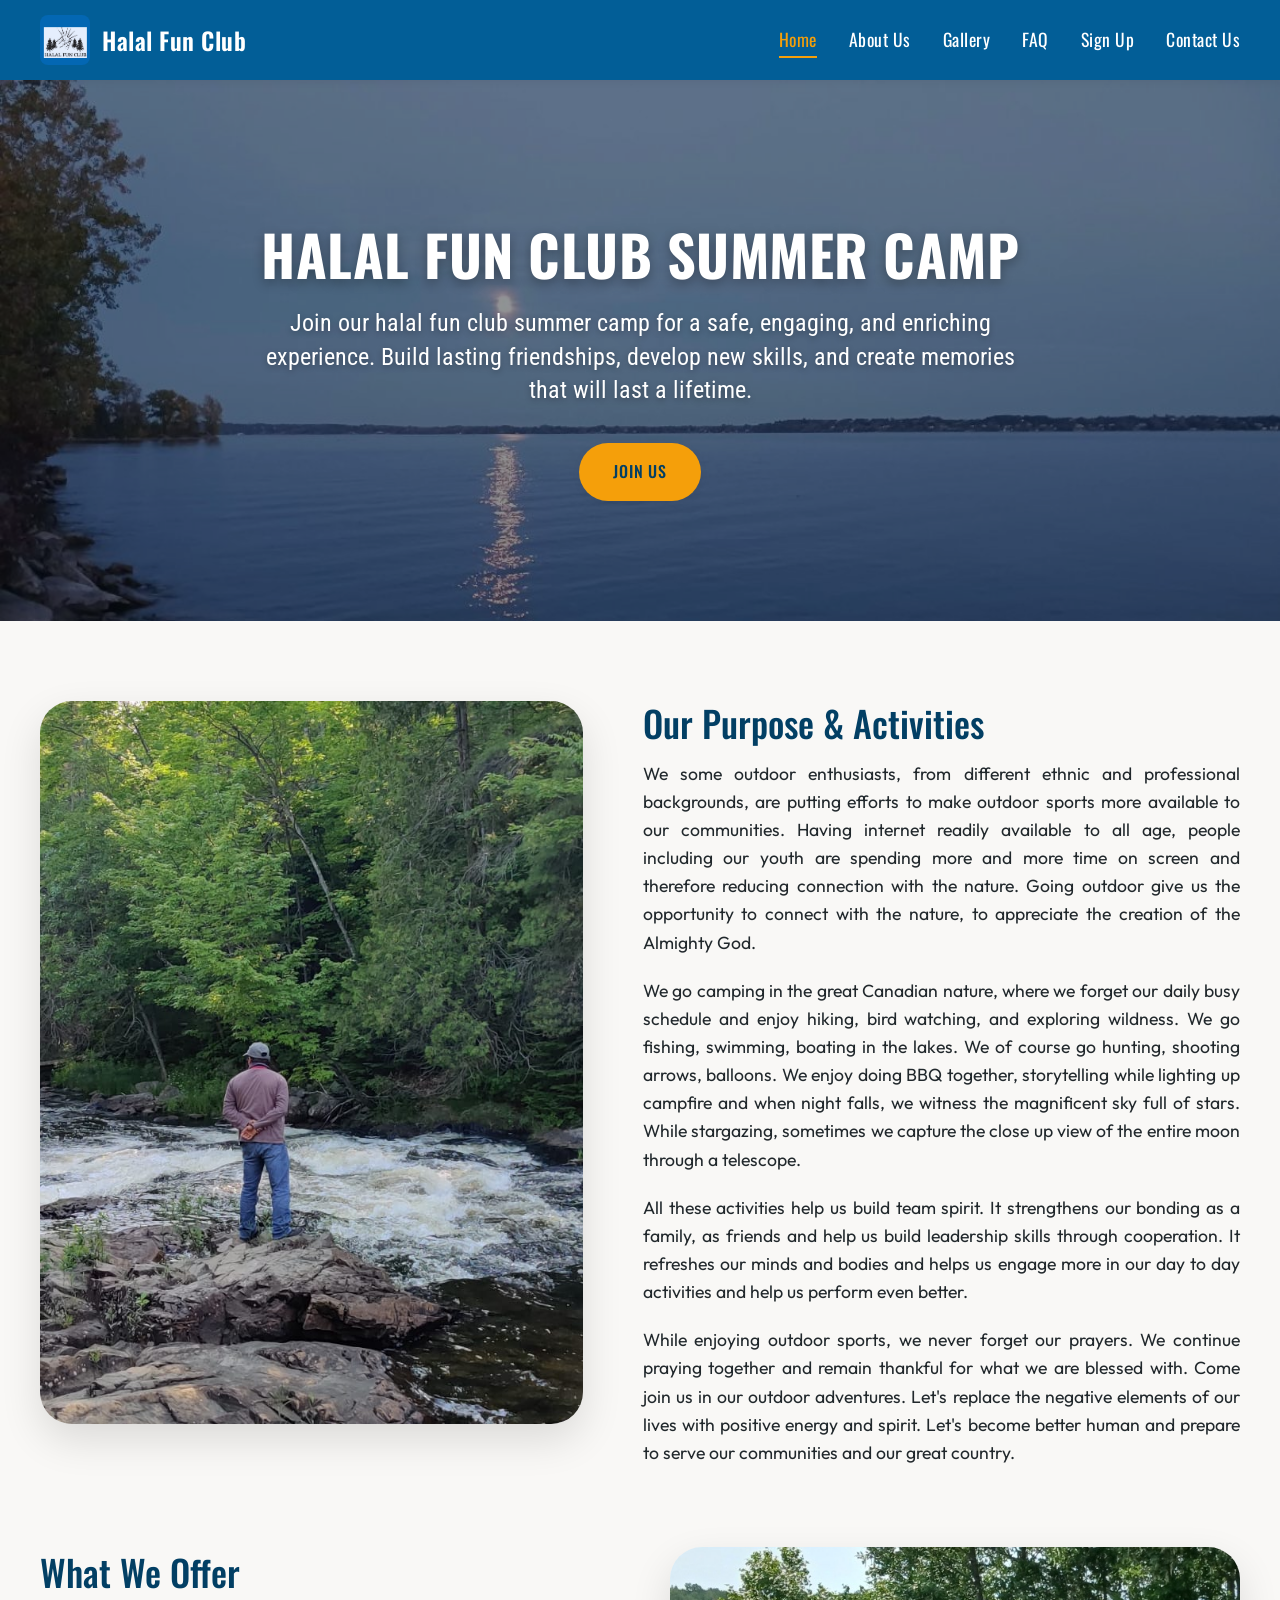
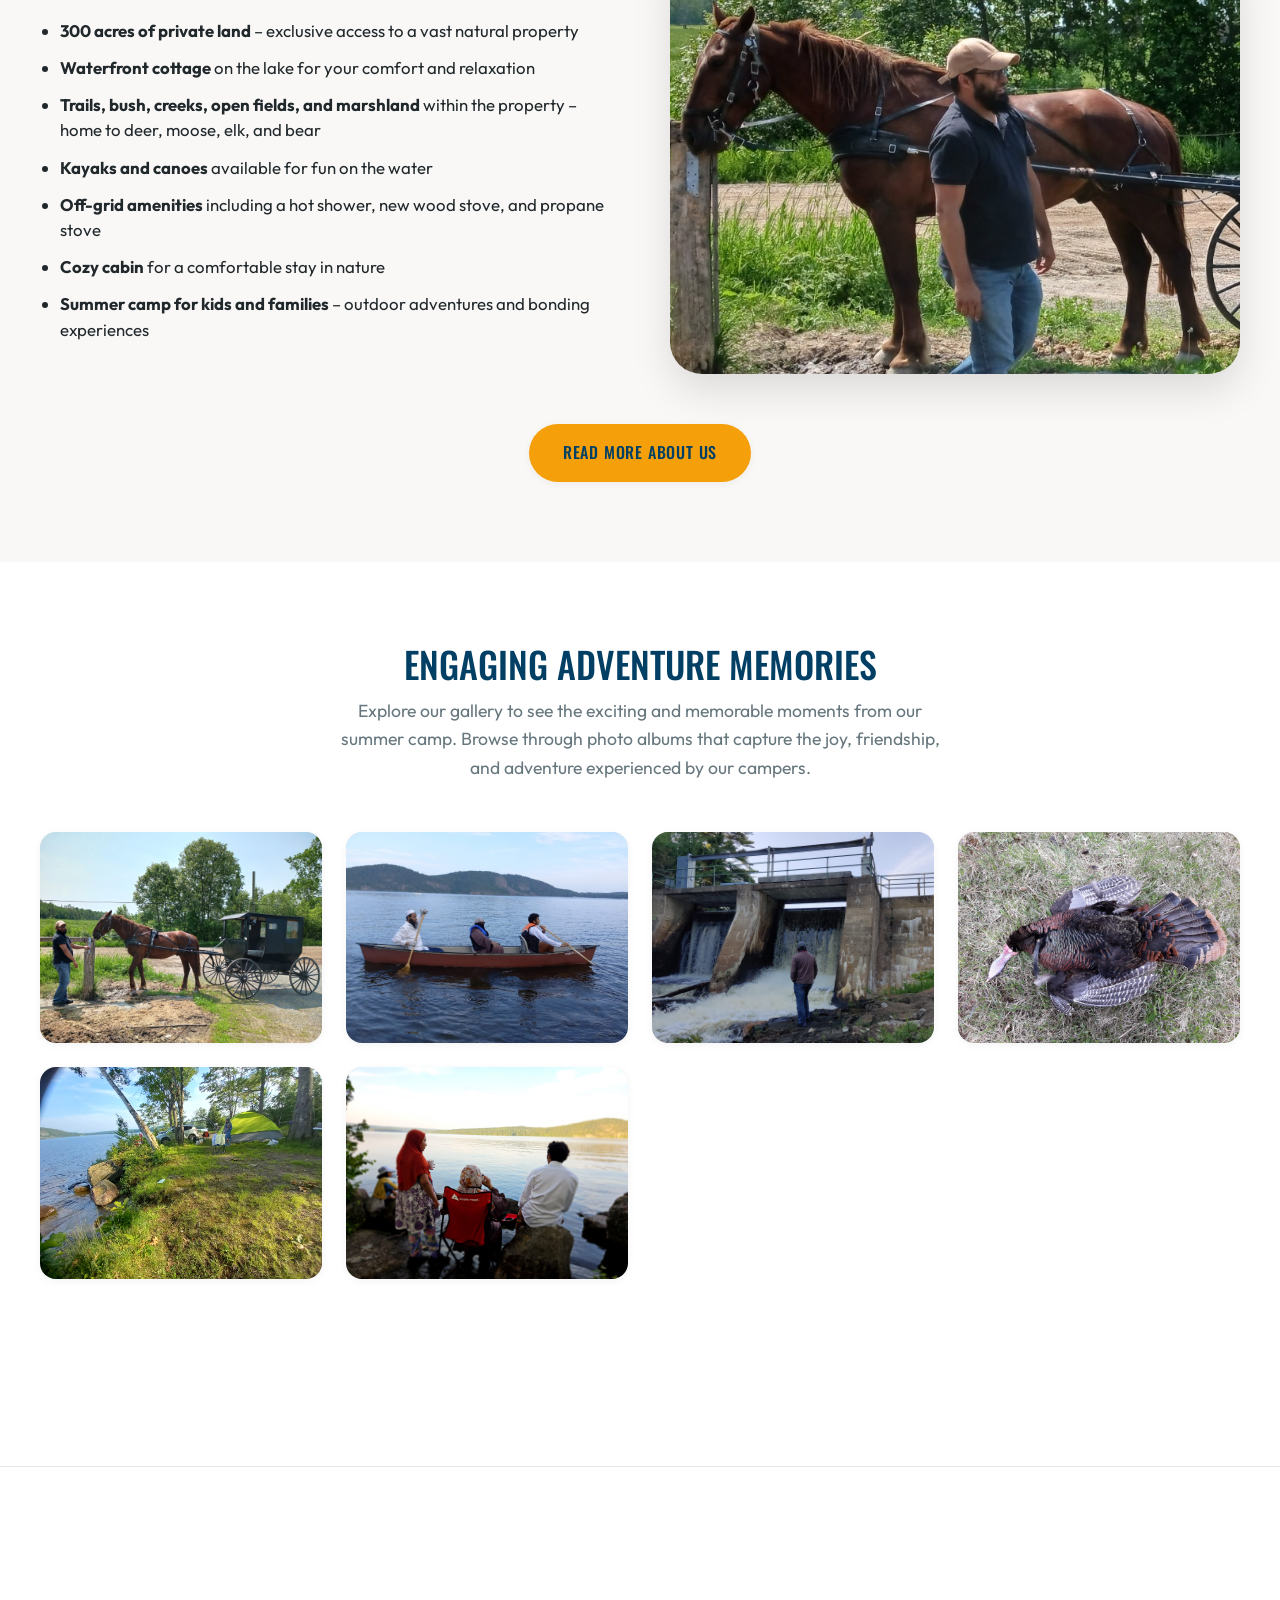
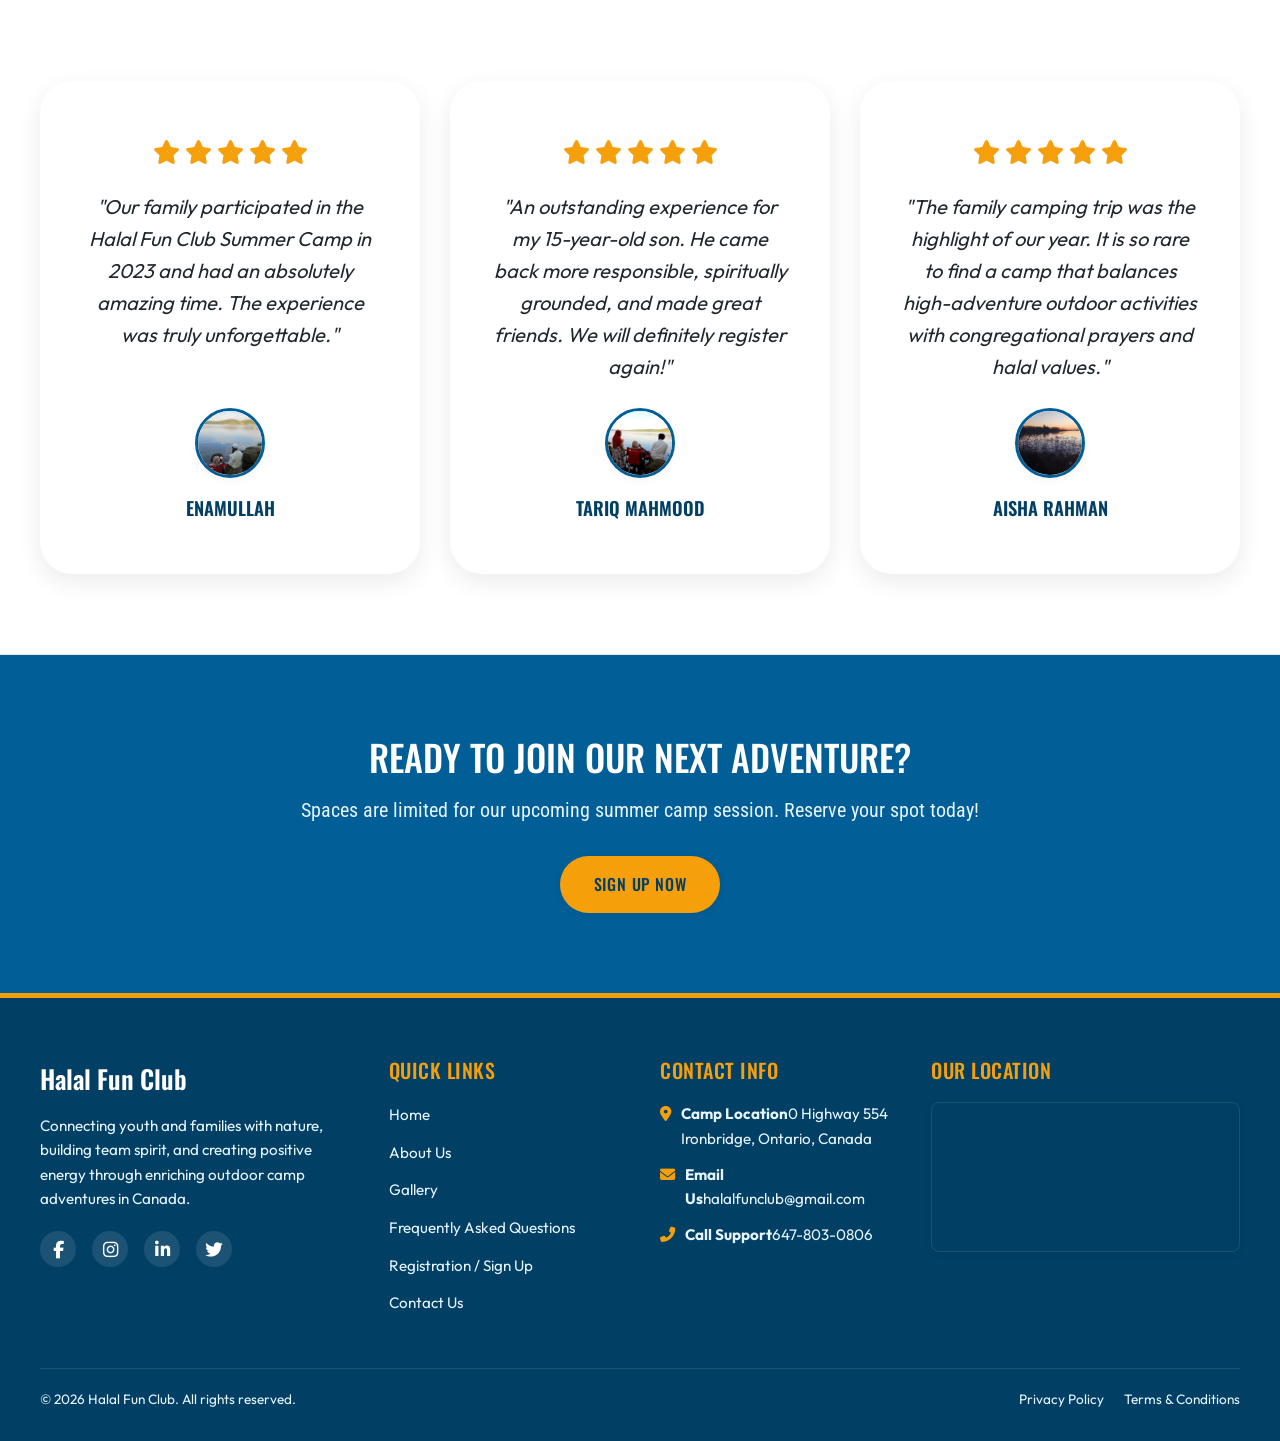
<file: index.html>
<!DOCTYPE html>
<html lang="en">
<head>
  <meta charset="UTF-8">
  <meta name="viewport" content="width=device-width, initial-scale=1.0">
  
  <!-- SEO Meta Tags -->
  <title>Halal Fun Club | Enriching Summer Camp & Outdoor Adventure</title>
  <meta name="description" content="Join us in our halal fun club summer camp and outdoor adventures to replace negative elements with positive energy and spirit. Become better humans and prepare to serve our communities and country.">
  <meta name="keywords" content="halal fun club, Summer camp, Muslim youth camp, outdoor adventures, family camping, Canada camping">
  
  <!-- OG Meta Tags for Social Sharing -->
  <meta property="og:title" content="Halal Fun Club | Summer Camp & Outdoor Adventure">
  <meta property="og:description" content="Join us in our halal fun club summer camp and outdoor adventures to replace negative elements with positive energy and spirit.">
  <meta property="og:image" content="assets/images/cover-picture-for-website-A0xVq0e2WWfe7RNz.jpg">
  <meta property="og:type" content="website">
  
  <!-- Favicon -->
  <link rel="icon" type="image/png" href="assets/images/untitled-design-4-dWxbpZ323MHpBWLq.png">
  
  <!-- Font Awesome for Icons -->
  <link rel="stylesheet" href="https://cdnjs.cloudflare.com/ajax/libs/font-awesome/6.4.0/css/all.min.css">
  
  <!-- Stylesheets -->
  <link rel="stylesheet" href="assets/css/style.css?v=1.0.2">
  <link rel="stylesheet" href="assets/css/components.css?v=1.0.3">
  <link rel="stylesheet" href="assets/css/pages.css?v=1.0.2">
</head>
<body>

  <!-- Header & Navigation -->
  <header class="main-header" id="header">
    <div class="container nav-container">
      <a href="index.html" class="logo-link" id="nav-logo">
        <img src="assets/images/untitled-design-4-dWxbpZ323MHpBWLq.png" alt="Halal Fun Club Logo" class="logo-image">
        <span>Halal Fun Club</span>
      </a>
      
      <!-- Hamburger Menu for Mobile -->
      <button class="hamburger" aria-label="Toggle menu" id="menu-toggle">
        <span class="hamburger-line"></span>
        <span class="hamburger-line"></span>
        <span class="hamburger-line"></span>
      </button>
      
      <nav>
        <ul class="nav-menu" id="nav-menu">
          <li><a href="index.html" class="nav-link active">Home</a></li>
          <li><a href="about.html" class="nav-link">About Us</a></li>
          <li><a href="gallery.html" class="nav-link">Gallery</a></li>
          <li><a href="faq.html" class="nav-link">FAQ</a></li>
          <li><a href="signup.html" class="nav-link">Sign Up</a></li>
          <li><a href="contact.html" class="nav-link">Contact Us</a></li>
        </ul>
      </nav>
    </div>
  </header>

  <!-- Main Content -->
  <main>
    
    <!-- Original Hero Section -->
    <section class="hero-banner overlay-dark" style="background-image: url('assets/images/cover-picture-for-website-A0xVq0e2WWfe7RNz.jpg');" id="hero-section">
      <div class="container hero-banner-content">
        <h1 class="reveal active">Halal Fun Club Summer Camp</h1>
        <p class="reveal active">Join our halal fun club summer camp for a safe, engaging, and enriching experience. Build lasting friendships, develop new skills, and create memories that will last a lifetime.</p>
        <div class="reveal active">
          <a href="contact.html" class="btn btn-primary" id="hero-cta-btn">Join Us</a>
        </div>
      </div>
    </section>

    <!-- Intro / About Section -->
    <section class="section" id="intro-section">
      <div class="container">
        <div class="intro-grid">
          <div class="intro-image-wrapper reveal">
            <img src="assets/images/img-20230622-wa0002-AGBGO7KoPoS14533.jpg" alt="Camp group of outdoor enthusiasts gathering in nature">
          </div>
          <div class="intro-text reveal">
            <h2>Our Purpose & Activities</h2>
            <p>We some outdoor enthusiasts, from different ethnic and professional backgrounds, are putting efforts to make outdoor sports more available to our communities. Having internet readily available to all age, people including our youth are spending more and more time on screen and therefore reducing connection with the nature. Going outdoor give us the opportunity to connect with the nature, to appreciate the creation of the Almighty God.</p>
            <p>We go camping in the great Canadian nature, where we forget our daily busy schedule and enjoy hiking, bird watching, and exploring wildness. We go fishing, swimming, boating in the lakes. We of course go hunting, shooting arrows, balloons. We enjoy doing BBQ together, storytelling while lighting up campfire and when night falls, we witness the magnificent sky full of stars. While stargazing, sometimes we capture the close up view of the entire moon through a telescope.</p>
            <p>All these activities help us build team spirit. It strengthens our bonding as a family, as friends and help us build leadership skills through cooperation. It refreshes our minds and bodies and helps us engage more in our day to day activities and help us perform even better.</p>
            <p>While enjoying outdoor sports, we never forget our prayers. We continue praying together and remain thankful for what we are blessed with. Come join us in our outdoor adventures. Let's replace the negative elements of our lives with positive energy and spirit. Let's become better human and prepare to serve our communities and our great country.</p>
          </div>
        </div>

        <!-- What We Offer Row -->
        <div class="offer-grid reveal" style="margin-top: 60px;">
          <div class="offer-text">
            <h2>What We Offer</h2>
            <ul class="offer-list">
              <li><strong>300 acres of private land</strong> – exclusive access to a vast natural property</li>
              <li><strong>Waterfront cottage</strong> on the lake for your comfort and relaxation</li>
              <li><strong>Trails, bush, creeks, open fields, and marshland</strong> within the property – home to deer, moose, elk, and bear</li>
              <li><strong>Kayaks and canoes</strong> available for fun on the water</li>
              <li><strong>Off-grid amenities</strong> including a hot shower, new wood stove, and propane stove</li>
              <li><strong>Cozy cabin</strong> for a comfortable stay in nature</li>
              <li><strong>Summer camp for kids and families</strong> – outdoor adventures and bonding experiences</li>
            </ul>
          </div>
          <div class="offer-image-wrapper">
            <img src="assets/images/screenshot_20230909_230823_photos-1-m5Kb4V8LMghja66b.jpg" alt="Group of people relaxing on a deck during lake sunset" class="offer-image">
          </div>
        </div>

        <!-- Read More About Us Button -->
        <div class="text-center reveal" style="margin-top: 50px;">
          <a href="about.html" class="btn btn-primary" id="intro-read-more-btn">Read More About Us</a>
        </div>
      </div>
    </section>

    <!-- Gallery Highlights Section -->
    <section class="section" style="background-color: var(--color-bg-white);" id="highlights-section">
      <div class="container">
        <div class="section-header reveal">
          <h2>Engaging Adventure Memories</h2>
          <p>Explore our gallery to see the exciting and memorable moments from our summer camp. Browse through photo albums that capture the joy, friendship, and adventure experienced by our campers.</p>
        </div>
        
        <!-- Grid of 6 highlight items -->
        <div class="gallery-grid reveal">
          <!-- Item 1 -->
          <div class="gallery-item" onclick="location.href='gallery.html?cat=horse-boating'">
            <img src="assets/images/horse-riding-2-AE049LvXgJCNek5m.jpg" alt="Horse riding activity">
            <div class="gallery-item-overlay">
              <h4 class="gallery-item-title">Horse Riding</h4>
              <p class="gallery-item-desc">Scenic trail rides in nature.</p>
            </div>
          </div>
          <!-- Item 2 -->
          <div class="gallery-item" onclick="location.href='gallery.html?cat=horse-boating'">
            <img src="assets/images/boating-2-YKbr7zo590uag5VZ.jpg" alt="Boating on the lake">
            <div class="gallery-item-overlay">
              <h4 class="gallery-item-title">Lake Boating</h4>
              <p class="gallery-item-desc">Boating and water safety games.</p>
            </div>
          </div>
          <!-- Item 3 -->
          <div class="gallery-item" onclick="location.href='gallery.html?cat=sightseeing'">
            <img src="assets/images/rafique-vhai-bridge-A0xVn0EMpNSJGBGL.jpg" alt="Scenic bridge hike">
            <div class="gallery-item-overlay">
              <h4 class="gallery-item-title">Sight Seeing</h4>
              <p class="gallery-item-desc">Exploring trails and local landmarks.</p>
            </div>
          </div>
          <!-- Item 4 -->
          <div class="gallery-item" onclick="location.href='gallery.html?cat=fishing-hunting'">
            <img src="assets/images/turky-shiker-ALpozqgJokUGEp1E.jpg" alt="Outdoor shooting and hunting simulation">
            <div class="gallery-item-overlay">
              <h4 class="gallery-item-title">Hunting & Target Sports</h4>
              <p class="gallery-item-desc">Bow arrows, balloons, and outdoor simulations.</p>
            </div>
          </div>
          <!-- Item 5 -->
          <div class="gallery-item" onclick="location.href='gallery.html?cat=summer-2023'">
            <img src="assets/images/camping-scene2-mePnjM6V9btEL3N8.jpg" alt="Camping setup under the trees">
            <div class="gallery-item-overlay">
              <h4 class="gallery-item-title">Family Campsites</h4>
              <p class="gallery-item-desc">Tents, campfires, and bonding in nature.</p>
            </div>
          </div>
          <!-- Item 6 -->
          <div class="gallery-item" onclick="location.href='gallery.html?cat=star-gazing'">
            <img src="assets/images/scinic-2-with-coffee-m6LJzRb4rjhrJklZ.jpg" alt="Coffee and outdoor relaxation">
            <div class="gallery-item-overlay">
              <h4 class="gallery-item-title">Relax & Connect</h4>
              <p class="gallery-item-desc">Morning chats and star-filled night skies.</p>
            </div>
          </div>
        </div>
        
        <div class="text-center reveal" style="margin-top: 50px;">
          <a href="gallery.html" class="btn btn-primary" id="highlights-view-all-btn">Explore More Gallery</a>
        </div>
      </div>
    </section>

    <!-- Testimonials Section -->
    <section class="section testimonials-section" id="testimonials-section">
      <div class="container">
        <div class="section-header reveal">
          <h2>Testimonials</h2>
          <p>Read about the personal experiences of our campers and families.</p>
        </div>
        
        <style>
          .testimonial-list {
            display: grid;
            grid-template-columns: repeat(auto-fit, minmax(300px, 1fr));
            gap: 30px;
            margin-top: 40px;
          }
          .testimonials-section .testimonial-card {
            max-width: 100%;
            height: 100%;
            display: flex;
            flex-direction: column;
            justify-content: space-between;
            border: 2px solid transparent;
            transition: transform var(--transition-normal), box-shadow var(--transition-normal), border-color var(--transition-normal);
          }
          .testimonials-section .testimonial-card:hover {
            transform: translateY(-12px) scale(1.02);
            box-shadow: 0 20px 45px hsla(var(--color-primary-h), var(--color-primary-s), var(--color-primary-l), 0.15), 
                        0 0 30px hsla(var(--color-accent-h), var(--color-accent-s), var(--color-accent-l), 0.35);
            border-color: var(--color-accent);
          }
        </style>
        
        <div class="testimonial-list">
          <!-- Testimonial 1 -->
          <div class="testimonial-card reveal">
            <div>
              <div class="testimonial-stars">
                <i class="fas fa-star"></i>
                <i class="fas fa-star"></i>
                <i class="fas fa-star"></i>
                <i class="fas fa-star"></i>
                <i class="fas fa-star"></i>
              </div>
              <blockquote class="testimonial-quote">
                "Our family participated in the Halal Fun Club Summer Camp in 2023 and had an absolutely amazing time. The experience was truly unforgettable."
              </blockquote>
            </div>
            <div>
              <img src="assets/images/scinic-2-with-coffee2-AQEJb3El7otWav0B.jpg" alt="Enamullah Avatar" class="testimonial-avatar">
              <div class="testimonial-author">Enamullah</div>
            </div>
          </div>
          
          <!-- Testimonial 2 -->
          <div class="testimonial-card reveal">
            <div>
              <div class="testimonial-stars">
                <i class="fas fa-star"></i>
                <i class="fas fa-star"></i>
                <i class="fas fa-star"></i>
                <i class="fas fa-star"></i>
                <i class="fas fa-star"></i>
              </div>
              <blockquote class="testimonial-quote">
                "An outstanding experience for my 15-year-old son. He came back more responsible, spiritually grounded, and made great friends. We will definitely register again!"
              </blockquote>
            </div>
            <div>
              <img src="assets/images/scinic-2-with-coffee-m6LJzRb4rjhrJklZ.jpg" alt="Tariq Mahmood Avatar" class="testimonial-avatar">
              <div class="testimonial-author">Tariq Mahmood</div>
            </div>
          </div>
          
          <!-- Testimonial 3 -->
          <div class="testimonial-card reveal">
            <div>
              <div class="testimonial-stars">
                <i class="fas fa-star"></i>
                <i class="fas fa-star"></i>
                <i class="fas fa-star"></i>
                <i class="fas fa-star"></i>
                <i class="fas fa-star"></i>
              </div>
              <blockquote class="testimonial-quote">
                "The family camping trip was the highlight of our year. It is so rare to find a camp that balances high-adventure outdoor activities with congregational prayers and halal values."
              </blockquote>
            </div>
            <div>
              <img src="assets/images/about-us-2-d95geNg2wjt9QxWD.jpg" alt="Aisha Rahman Avatar" class="testimonial-avatar">
              <div class="testimonial-author">Aisha Rahman</div>
            </div>
          </div>
        </div>
      </div>
    </section>

    <!-- Call to Action Banner -->
    <section class="section" style="background-color: var(--color-primary); color: var(--color-bg-white); text-align: center;" id="home-cta">
      <div class="container reveal">
        <h2 style="color: var(--color-bg-white); text-transform: uppercase; margin-bottom: 15px;">Ready to join our next adventure?</h2>
        <p style="font-family: var(--font-alt); font-size: 1.25rem; max-width: 700px; margin: 0 auto 30px; color: var(--color-primary-light);">Spaces are limited for our upcoming summer camp session. Reserve your spot today!</p>
        <a href="signup.html" class="btn btn-primary" id="home-cta-btn">Sign Up Now</a>
      </div>
    </section>

  </main>

  <!-- Footer Section -->
  <footer class="main-footer">
    <div class="container">
      <div class="footer-grid">
        <!-- Col 1: About -->
        <div class="footer-col">
          <span class="footer-logo">Halal Fun Club</span>
          <p class="footer-description">Connecting youth and families with nature, building team spirit, and creating positive energy through enriching outdoor camp adventures in Canada.</p>
          <ul class="footer-social-list" id="footer-socials">
            <li><a href="https://www.facebook.com/" target="_blank" aria-label="Facebook"><i class="fab fa-facebook-f"></i></a></li>
            <li><a href="https://www.instagram.com/" target="_blank" aria-label="Instagram"><i class="fab fa-instagram"></i></a></li>
            <li><a href="https://www.linkedin.com/" target="_blank" aria-label="LinkedIn"><i class="fab fa-linkedin-in"></i></a></li>
            <li><a href="https://twitter.com/" target="_blank" aria-label="Twitter"><i class="fab fa-twitter"></i></a></li>
          </ul>
        </div>
        <!-- Col 2: Navigation links -->
        <div class="footer-col">
          <h4>Quick Links</h4>
          <ul class="footer-links">
            <li><a href="index.html">Home</a></li>
            <li><a href="about.html">About Us</a></li>
            <li><a href="gallery.html">Gallery</a></li>
            <li><a href="faq.html">Frequently Asked Questions</a></li>
            <li><a href="signup.html">Registration / Sign Up</a></li>
            <li><a href="contact.html">Contact Us</a></li>
          </ul>
        </div>
        <!-- Col 3: Contact info -->
        <div class="footer-col">
          <h4>Contact Info</h4>
          <ul class="footer-contact-info">
            <li>
              <i class="fas fa-map-marker-alt"></i>
              <span><strong>Camp Location</strong>0 Highway 554<br>Ironbridge, Ontario, Canada</span>
            </li>
            <li>
              <i class="fas fa-envelope"></i>
              <span><strong>Email Us</strong>halalfunclub@gmail.com</span>
            </li>
            <li>
              <i class="fas fa-phone-alt"></i>
              <span><strong>Call Support</strong>647-803-0806</span>
            </li>
          </ul>
        </div>
        <!-- Col 4: Maps Embed -->
        <div class="footer-col">
          <h4>Our Location</h4>
          <div class="footer-map-container">
            <iframe src="https://maps.google.com/maps?q=0%20Highway%20554,%20Iron%20bridge,%20Ontario,%20Canada&t=m&z=13&ie=UTF8&output=embed" allowfullscreen="" loading="lazy" aria-label="Camp Location Map"></iframe>
          </div>
        </div>
      </div>
      
      <!-- Footer Bottom -->
      <div class="footer-bottom">
        <p>&copy; <span id="copyright-year"></span> Halal Fun Club. All rights reserved.</p>
        <div class="footer-bottom-links">
          <a href="#">Privacy Policy</a>
          <a href="#">Terms & Conditions</a>
        </div>
      </div>
    </div>
  </footer>

  <!-- Scripts -->
  <script src="assets/js/main.js?v=1.0.2"></script>
</body>
</html>
</file>
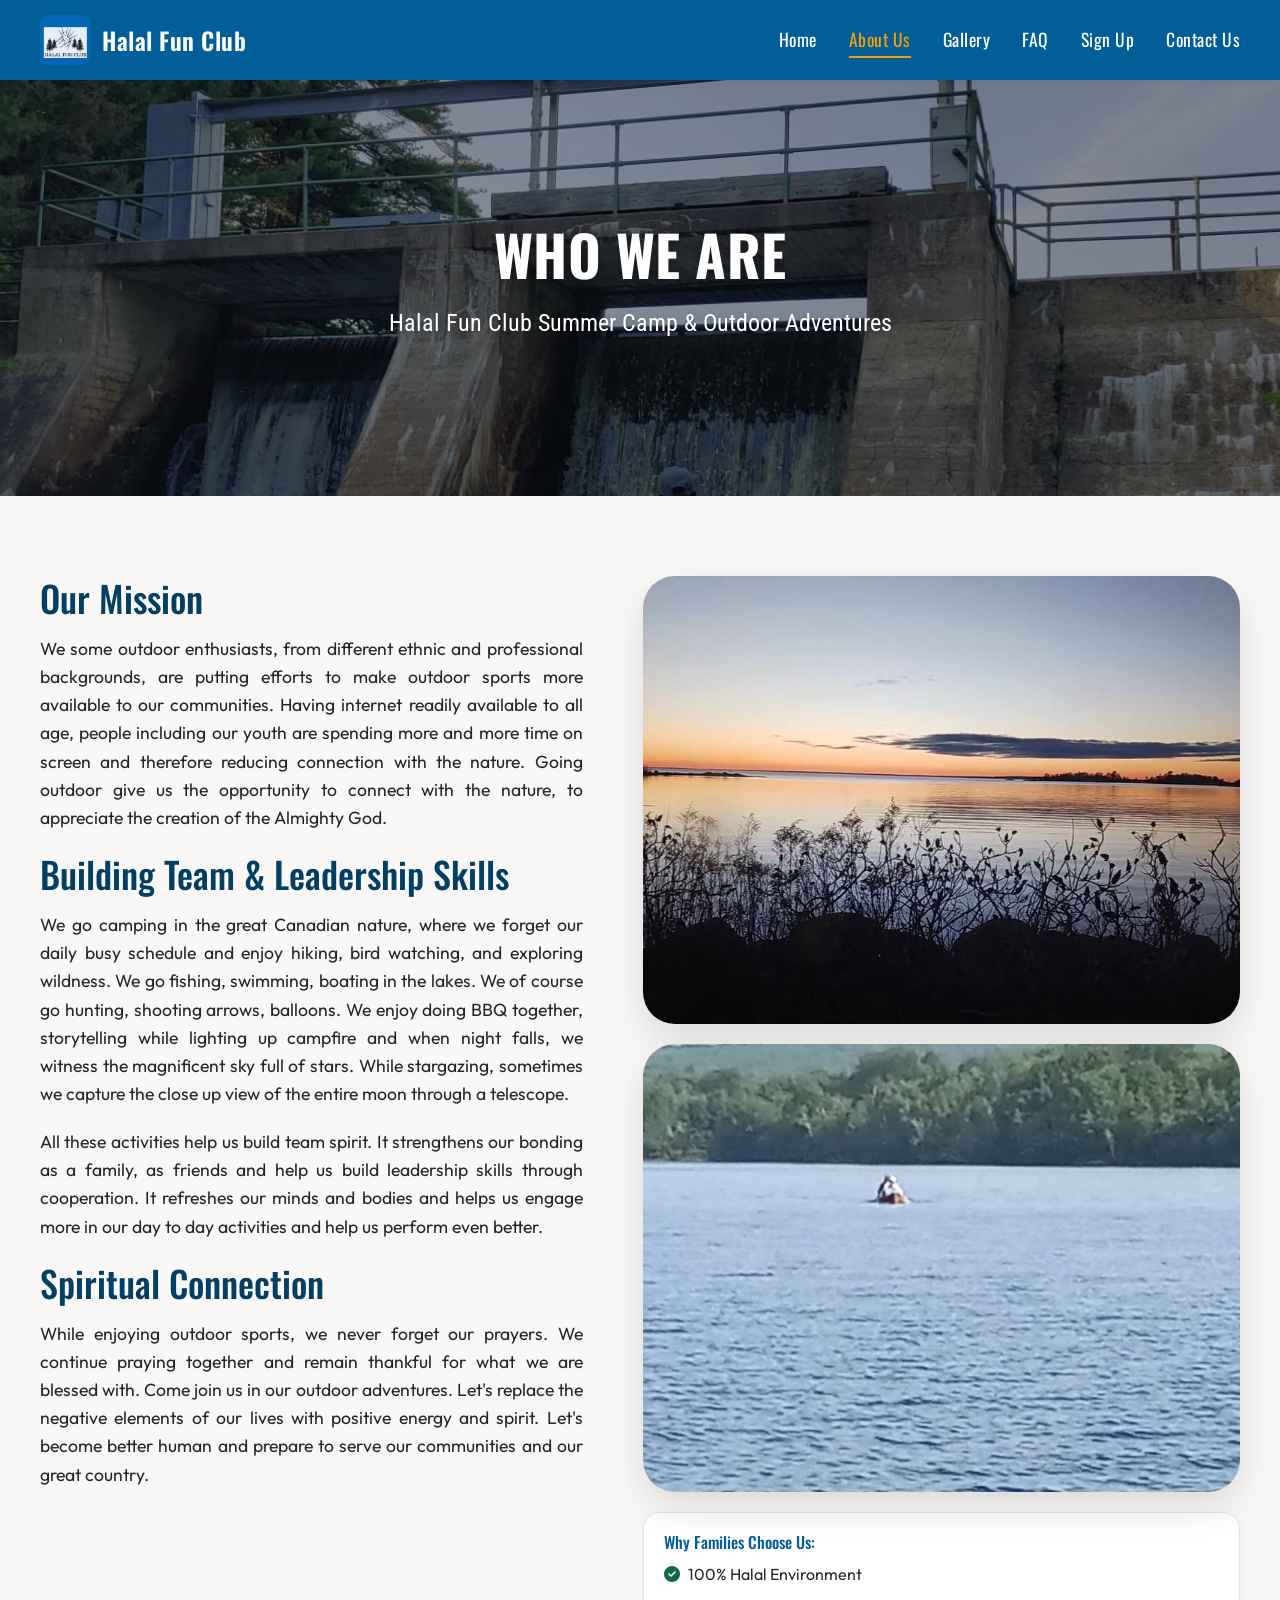
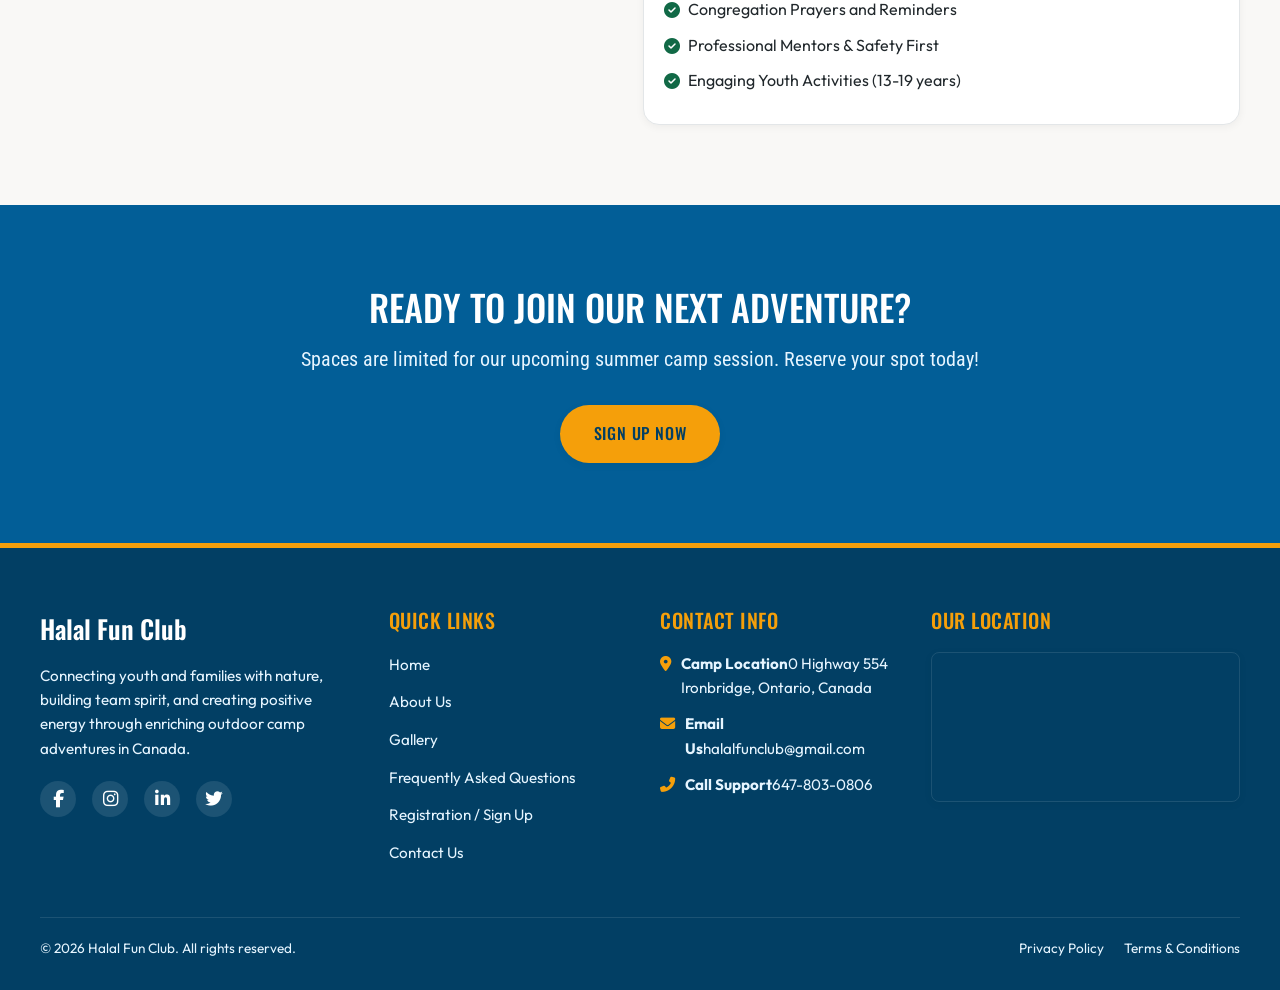
<file: about.html>
<!DOCTYPE html>
<html lang="en">
<head>
  <meta charset="UTF-8">
  <meta name="viewport" content="width=device-width, initial-scale=1.0">
  
  <!-- SEO Meta Tags -->
  <title>About Us | Halal Fun Club</title>
  <meta name="description" content="Join us in our Halal Fun Club summer camp and outdoor adventures to replace negative elements with positive energy. Prepare to serve your community and country.">
  <meta name="keywords" content="halal fun club, summer camp, outdoor adventures, youth mentoring, team spirit">
  
  <!-- OG Meta Tags -->
  <meta property="og:title" content="About Us | Halal Fun Club">
  <meta property="og:description" content="Discover our mission, our values, and the outdoor activities we arrange to connect youth and families with nature.">
  <meta property="og:image" content="assets/images/rafique-vhai-bridge-A0xVn0EMpNSJGBGL.jpg">
  <meta property="og:type" content="website">
  
  <!-- Favicon -->
  <link rel="icon" type="image/png" href="assets/images/untitled-design-4-dWxbpZ323MHpBWLq.png">
  
  <!-- Font Awesome -->
  <link rel="stylesheet" href="https://cdnjs.cloudflare.com/ajax/libs/font-awesome/6.4.0/css/all.min.css">
  
  <!-- Stylesheets -->
  <link rel="stylesheet" href="assets/css/style.css?v=1.0.2">
  <link rel="stylesheet" href="assets/css/components.css?v=1.0.2">
  <link rel="stylesheet" href="assets/css/pages.css?v=1.0.2">
</head>
<body>

  <!-- Header & Navigation -->
  <header class="main-header" id="header">
    <div class="container nav-container">
      <a href="index.html" class="logo-link" id="nav-logo">
        <img src="assets/images/untitled-design-4-dWxbpZ323MHpBWLq.png" alt="Halal Fun Club Logo" class="logo-image">
        <span>Halal Fun Club</span>
      </a>
      
      <!-- Hamburger Menu for Mobile -->
      <button class="hamburger" aria-label="Toggle menu" id="menu-toggle">
        <span class="hamburger-line"></span>
        <span class="hamburger-line"></span>
        <span class="hamburger-line"></span>
      </button>
      
      <nav>
        <ul class="nav-menu" id="nav-menu">
          <li><a href="index.html" class="nav-link">Home</a></li>
          <li><a href="about.html" class="nav-link active">About Us</a></li>
          <li><a href="gallery.html" class="nav-link">Gallery</a></li>
          <li><a href="faq.html" class="nav-link">FAQ</a></li>
          <li><a href="signup.html" class="nav-link">Sign Up</a></li>
          <li><a href="contact.html" class="nav-link">Contact Us</a></li>
        </ul>
      </nav>
    </div>
  </header>

  <!-- Main Content -->
  <main>
    
    <!-- Hero Banner Section -->
    <section class="hero-banner overlay-dark" style="background-image: url('assets/images/rafique-vhai-bridge-A0xVn0EMpNSJGBGL.jpg');" id="about-hero">
      <div class="container hero-banner-content">
        <h1 class="reveal active">Who We Are</h1>
        <p class="reveal active">Halal Fun Club Summer Camp & Outdoor Adventures</p>
      </div>
    </section>

    <!-- Main Content Section -->
    <section class="section" id="about-content">
      <div class="container">
        <div class="intro-grid">
          <div class="intro-text reveal">
            <h2>Our Mission</h2>
            <p>We some outdoor enthusiasts, from different ethnic and professional backgrounds, are putting efforts to make outdoor sports more available to our communities. Having internet readily available to all age, people including our youth are spending more and more time on screen and therefore reducing connection with the nature. Going outdoor give us the opportunity to connect with the nature, to appreciate the creation of the Almighty God.</p>
            
            <h2>Building Team & Leadership Skills</h2>
            <p>We go camping in the great Canadian nature, where we forget our daily busy schedule and enjoy hiking, bird watching, and exploring wildness. We go fishing, swimming, boating in the lakes. We of course go hunting, shooting arrows, balloons. We enjoy doing BBQ together, storytelling while lighting up campfire and when night falls, we witness the magnificent sky full of stars. While stargazing, sometimes we capture the close up view of the entire moon through a telescope.</p>
            <p>All these activities help us build team spirit. It strengthens our bonding as a family, as friends and help us build leadership skills through cooperation. It refreshes our minds and bodies and helps us engage more in our day to day activities and help us perform even better.</p>
            
            <h2>Spiritual Connection</h2>
            <p>While enjoying outdoor sports, we never forget our prayers. We continue praying together and remain thankful for what we are blessed with. Come join us in our outdoor adventures. Let's replace the negative elements of our lives with positive energy and spirit. Let's become better human and prepare to serve our communities and our great country.</p>
          </div>
          
          <div style="display: flex; flex-direction: column; gap: 20px; align-self: flex-start; width: 100%;">
            <div class="intro-image-wrapper reveal" style="aspect-ratio: 4 / 3; width: 100%;">
              <img src="assets/images/about-us-image-mP4QD67ybwSyr6bw.jpg" alt="Scenic lakefront view from the cottage deck">
            </div>
            
            <div class="intro-image-wrapper reveal" style="aspect-ratio: 4 / 3; width: 100%;">
              <img src="assets/images/scene-3-YbN91oOL67fg4L5V.jpg" alt="Beautiful landscape of pine trees and lakes">
            </div>
            
            <div style="padding: 20px; background-color: var(--color-bg-white); border-radius: var(--radius-md); box-shadow: var(--shadow-sm); border: 1px solid var(--color-border); width: 100%;">
              <h4 style="color: var(--color-primary); margin-bottom: 10px;">Why Families Choose Us:</h4>
              <ul style="list-style-type: none; padding-left: 0;">
                <li style="margin-bottom: 10px; display: flex; align-items: center; gap: 8px;"><i class="fas fa-check-circle" style="color: var(--color-secondary);"></i> 100% Halal Environment</li>
                <li style="margin-bottom: 10px; display: flex; align-items: center; gap: 8px;"><i class="fas fa-check-circle" style="color: var(--color-secondary);"></i> Congregation Prayers and Reminders</li>
                <li style="margin-bottom: 10px; display: flex; align-items: center; gap: 8px;"><i class="fas fa-check-circle" style="color: var(--color-secondary);"></i> Professional Mentors & Safety First</li>
                <li style="margin-bottom: 10px; display: flex; align-items: center; gap: 8px;"><i class="fas fa-check-circle" style="color: var(--color-secondary);"></i> Engaging Youth Activities (13-19 years)</li>
              </ul>
            </div>
          </div>
        </div>
      </div>
    </section>

    <!-- Call to Action Banner -->
    <section class="section" style="background-color: var(--color-primary); color: var(--color-bg-white); text-align: center;" id="about-cta">
      <div class="container reveal">
        <h2 style="color: var(--color-bg-white); text-transform: uppercase; margin-bottom: 15px;">Ready to join our next adventure?</h2>
        <p style="font-family: var(--font-alt); font-size: 1.25rem; max-width: 700px; margin: 0 auto 30px; color: var(--color-primary-light);">Spaces are limited for our upcoming summer camp session. Reserve your spot today!</p>
        <a href="signup.html" class="btn btn-primary" id="about-cta-btn">Sign Up Now</a>
      </div>
    </section>

  </main>

  <!-- Footer Section -->
  <footer class="main-footer">
    <div class="container">
      <div class="footer-grid">
        <!-- Col 1: About -->
        <div class="footer-col">
          <span class="footer-logo">Halal Fun Club</span>
          <p class="footer-description">Connecting youth and families with nature, building team spirit, and creating positive energy through enriching outdoor camp adventures in Canada.</p>
          <ul class="footer-social-list" id="footer-socials">
            <li><a href="https://www.facebook.com/" target="_blank" aria-label="Facebook"><i class="fab fa-facebook-f"></i></a></li>
            <li><a href="https://www.instagram.com/" target="_blank" aria-label="Instagram"><i class="fab fa-instagram"></i></a></li>
            <li><a href="https://www.linkedin.com/" target="_blank" aria-label="LinkedIn"><i class="fab fa-linkedin-in"></i></a></li>
            <li><a href="https://twitter.com/" target="_blank" aria-label="Twitter"><i class="fab fa-twitter"></i></a></li>
          </ul>
        </div>
        <!-- Col 2: Navigation links -->
        <div class="footer-col">
          <h4>Quick Links</h4>
          <ul class="footer-links">
            <li><a href="index.html">Home</a></li>
            <li><a href="about.html">About Us</a></li>
            <li><a href="gallery.html">Gallery</a></li>
            <li><a href="faq.html">Frequently Asked Questions</a></li>
            <li><a href="signup.html">Registration / Sign Up</a></li>
            <li><a href="contact.html">Contact Us</a></li>
          </ul>
        </div>
        <!-- Col 3: Contact info -->
        <div class="footer-col">
          <h4>Contact Info</h4>
          <ul class="footer-contact-info">
            <li>
              <i class="fas fa-map-marker-alt"></i>
              <span><strong>Camp Location</strong>0 Highway 554<br>Ironbridge, Ontario, Canada</span>
            </li>
            <li>
              <i class="fas fa-envelope"></i>
              <span><strong>Email Us</strong>halalfunclub@gmail.com</span>
            </li>
            <li>
              <i class="fas fa-phone-alt"></i>
              <span><strong>Call Support</strong>647-803-0806</span>
            </li>
          </ul>
        </div>
        <!-- Col 4: Maps Embed -->
        <div class="footer-col">
          <h4>Our Location</h4>
          <div class="footer-map-container">
            <iframe src="https://maps.google.com/maps?q=0%20Highway%20554,%20Iron%20bridge,%20Ontario,%20Canada&t=m&z=13&ie=UTF8&output=embed" allowfullscreen="" loading="lazy" aria-label="Camp Location Map"></iframe>
          </div>
        </div>
      </div>
      
      <!-- Footer Bottom -->
      <div class="footer-bottom">
        <p>&copy; <span id="copyright-year"></span> Halal Fun Club. All rights reserved.</p>
        <div class="footer-bottom-links">
          <a href="#">Privacy Policy</a>
          <a href="#">Terms & Conditions</a>
        </div>
      </div>
    </div>
  </footer>

  <!-- Scripts -->
  <script src="assets/js/main.js?v=1.0.2"></script>
</body>
</html>
</file>
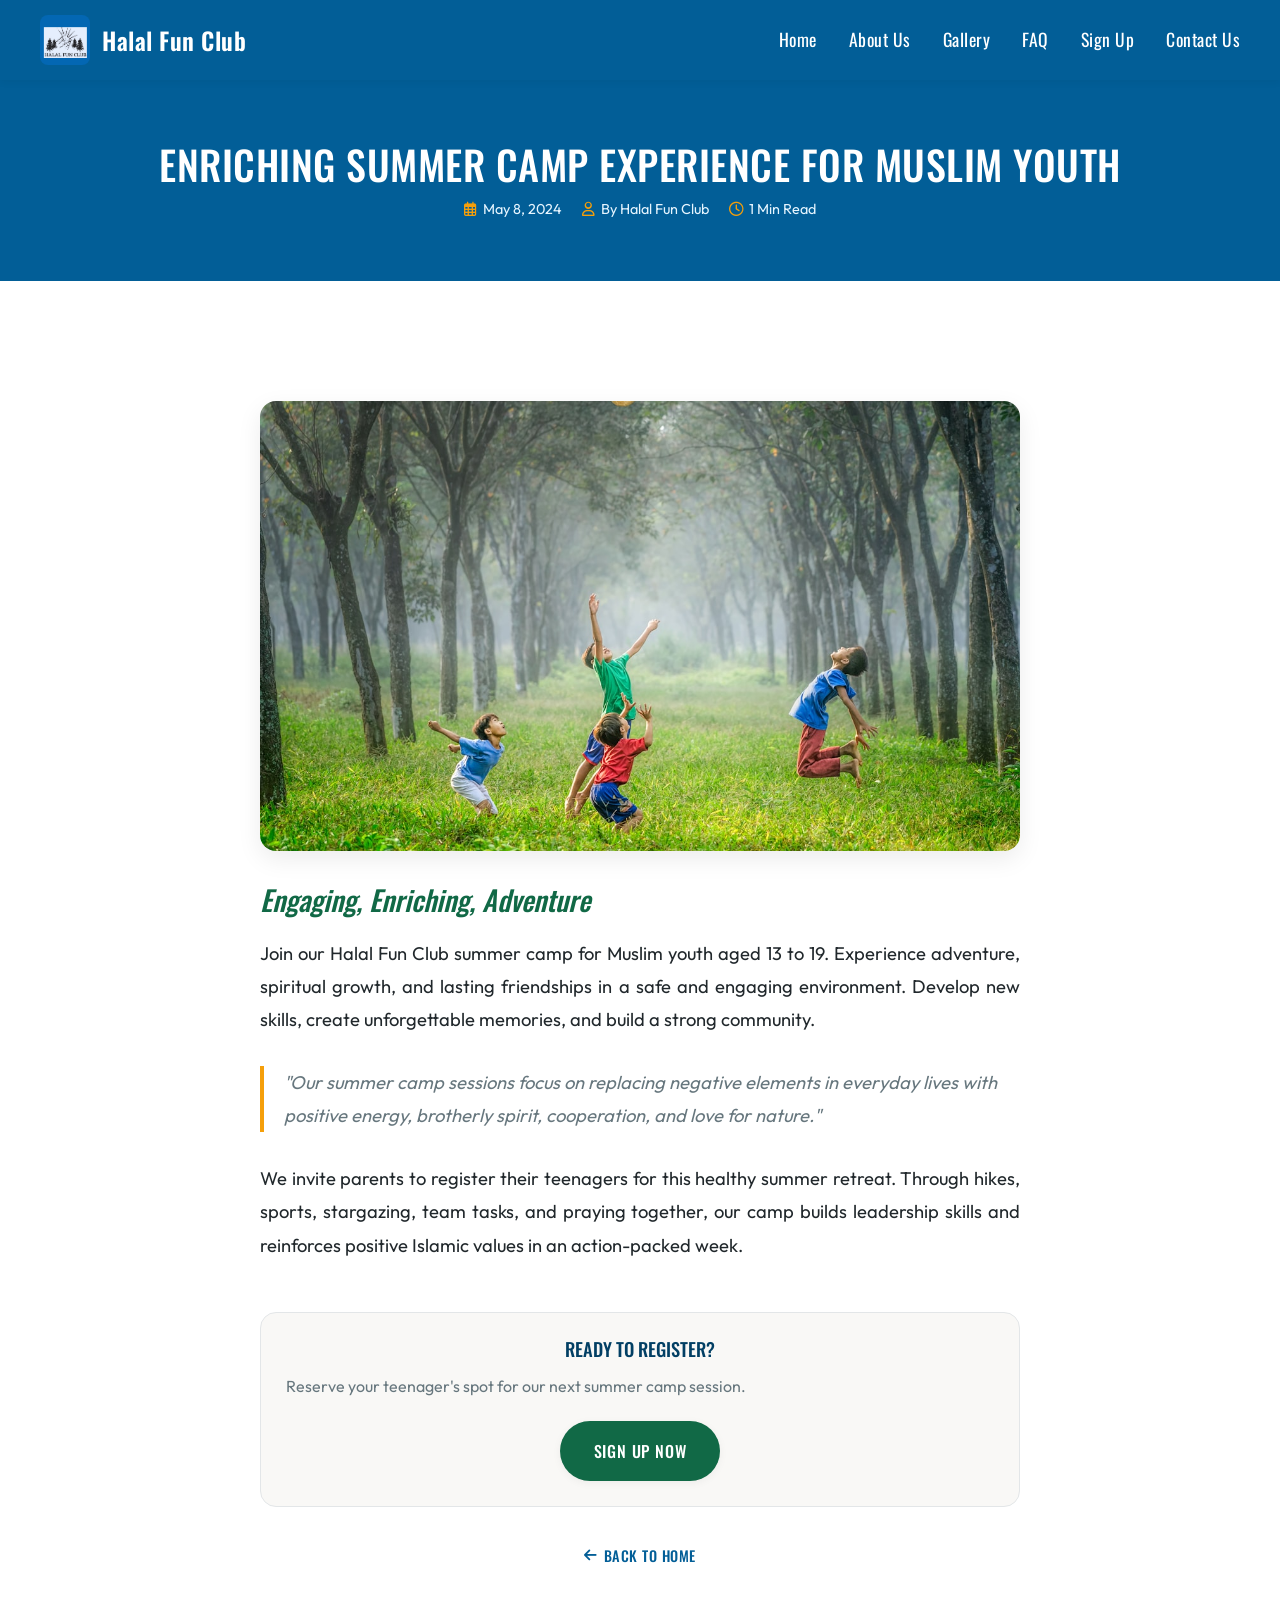
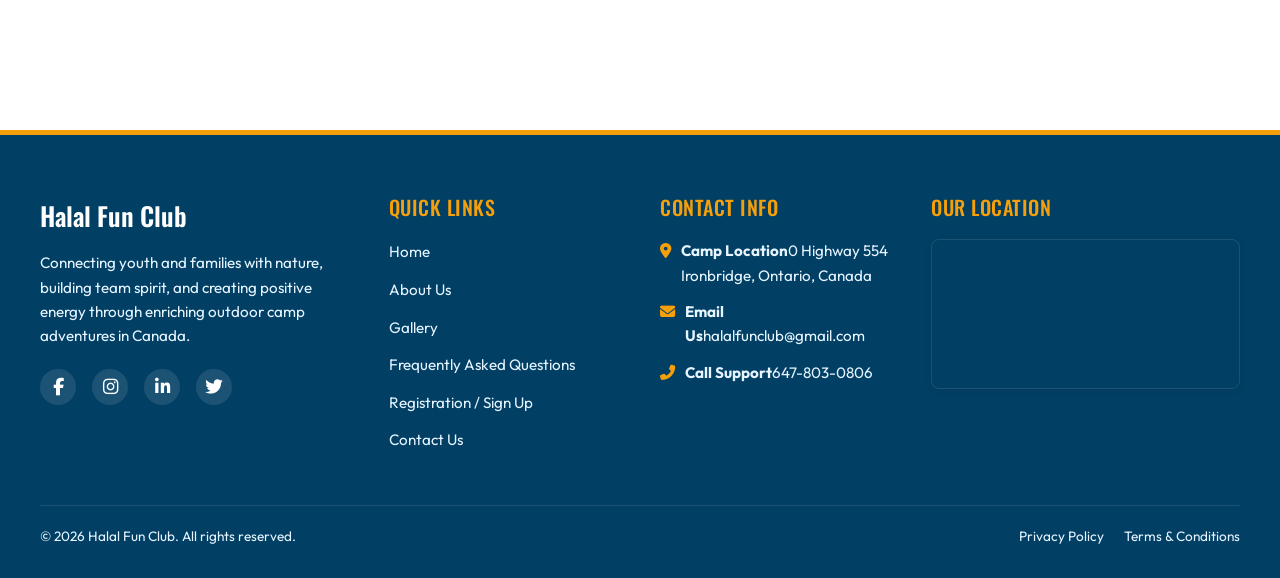
<file: blog-enriching-camp.html>
<!DOCTYPE html>
<html lang="en">
<head>
  <meta charset="UTF-8">
  <meta name="viewport" content="width=device-width, initial-scale=1.0">
  
  <!-- SEO Meta Tags -->
  <title>Enriching Summer Camp Experience for Muslim Youth | Halal Fun Club</title>
  <meta name="description" content="Join our Halal Fun Club summer camp for Muslim youth aged 13 to 19. Experience adventure, spiritual growth, and lasting friendships in a safe and engaging environment.">
  <meta name="keywords" content="halal fun club, summer camp, Muslim youth development, outdoor activities, youth mentoring">
  
  <!-- OG Meta Tags -->
  <meta property="og:title" content="Enriching Summer Camp Experience for Muslim Youth">
  <meta property="og:description" content="Join us for an unforgettable adventure, spiritual growth, and lasting friendships. Book your spot today.">
  <meta property="og:image" content="assets/images/photo-1502086223501-7ea6ecd79368.jpg">
  <meta property="og:type" content="article">
  
  <!-- Favicon -->
  <link rel="icon" type="image/png" href="assets/images/untitled-design-4-dWxbpZ323MHpBWLq.png">
  
  <!-- Font Awesome -->
  <link rel="stylesheet" href="https://cdnjs.cloudflare.com/ajax/libs/font-awesome/6.4.0/css/all.min.css">
  
  <!-- Stylesheets -->
  <link rel="stylesheet" href="assets/css/style.css?v=1.0.2">
  <link rel="stylesheet" href="assets/css/components.css?v=1.0.2">
  <link rel="stylesheet" href="assets/css/pages.css?v=1.0.2">
</head>
<body>

  <!-- Header & Navigation -->
  <header class="main-header" id="header">
    <div class="container nav-container">
      <a href="index.html" class="logo-link" id="nav-logo">
        <img src="assets/images/untitled-design-4-dWxbpZ323MHpBWLq.png" alt="Halal Fun Club Logo" class="logo-image">
        <span>Halal Fun Club</span>
      </a>
      
      <!-- Hamburger Menu for Mobile -->
      <button class="hamburger" aria-label="Toggle menu" id="menu-toggle">
        <span class="hamburger-line"></span>
        <span class="hamburger-line"></span>
        <span class="hamburger-line"></span>
      </button>
      
      <nav>
        <ul class="nav-menu" id="nav-menu">
          <li><a href="index.html" class="nav-link">Home</a></li>
          <li><a href="about.html" class="nav-link">About Us</a></li>
          <li><a href="gallery.html" class="nav-link">Gallery</a></li>
          <li><a href="faq.html" class="nav-link">FAQ</a></li>
          <li><a href="signup.html" class="nav-link">Sign Up</a></li>
          <li><a href="contact.html" class="nav-link">Contact Us</a></li>
        </ul>
      </nav>
    </div>
  </header>

  <!-- Main Content -->
  <main>
    
    <!-- Blog Header Section -->
    <section class="blog-header">
      <div class="container">
        <h1 style="color: var(--color-bg-white); font-size: 2.5rem; text-transform: uppercase;">Enriching Summer Camp Experience for Muslim Youth</h1>
        <div class="blog-meta">
          <span><i class="far fa-calendar-alt"></i> May 8, 2024</span>
          <span><i class="far fa-user"></i> By Halal Fun Club</span>
          <span><i class="far fa-clock"></i> 1 Min Read</span>
        </div>
      </div>
    </section>

    <!-- Blog Content Section -->
    <section class="section" style="background-color: var(--color-bg-white);">
      <div class="container blog-post-container">
        
        <img src="assets/images/photo-1502086223501-7ea6ecd79368.jpg" alt="Four boys playing ball on green grass at summer camp" class="blog-post-cover">
        
        <div class="blog-content reveal active">
          <h3 style="color: var(--color-secondary); margin-bottom: 20px; font-style: italic;">Engaging, Enriching, Adventure</h3>
          
          <p>Join our Halal Fun Club summer camp for Muslim youth aged 13 to 19. Experience adventure, spiritual growth, and lasting friendships in a safe and engaging environment. Develop new skills, create unforgettable memories, and build a strong community.</p>
          
          <blockquote>
            "Our summer camp sessions focus on replacing negative elements in everyday lives with positive energy, brotherly spirit, cooperation, and love for nature."
          </blockquote>
          
          <p>We invite parents to register their teenagers for this healthy summer retreat. Through hikes, sports, stargazing, team tasks, and praying together, our camp builds leadership skills and reinforces positive Islamic values in an action-packed week.</p>
          
          <div style="margin-top: 50px; padding: 25px; background-color: var(--color-bg-light); border-radius: var(--radius-md); text-align: center; border: 1px solid var(--color-border);">
            <h4 style="margin-bottom: 12px; text-transform: uppercase;">Ready to Register?</h4>
            <p style="font-size: 1rem; color: var(--color-text-muted); margin-bottom: 20px;">Reserve your teenager's spot for our next summer camp session.</p>
            <a href="signup.html" class="btn btn-secondary">Sign Up Now</a>
          </div>
          
          <div style="margin-top: 30px; text-align: center;">
            <a href="index.html" class="blog-card-link" style="color: var(--color-primary); font-weight: 500;"><i class="fas fa-arrow-left"></i> Back to Home</a>
          </div>
        </div>
        
      </div>
    </section>

  </main>

  <!-- Footer Section -->
  <footer class="main-footer">
    <div class="container">
      <div class="footer-grid">
        <!-- Col 1: About -->
        <div class="footer-col">
          <span class="footer-logo">Halal Fun Club</span>
          <p class="footer-description">Connecting youth and families with nature, building team spirit, and creating positive energy through enriching outdoor camp adventures in Canada.</p>
          <ul class="footer-social-list" id="footer-socials">
            <li><a href="https://www.facebook.com/" target="_blank" aria-label="Facebook"><i class="fab fa-facebook-f"></i></a></li>
            <li><a href="https://www.instagram.com/" target="_blank" aria-label="Instagram"><i class="fab fa-instagram"></i></a></li>
            <li><a href="https://www.linkedin.com/" target="_blank" aria-label="LinkedIn"><i class="fab fa-linkedin-in"></i></a></li>
            <li><a href="https://twitter.com/" target="_blank" aria-label="Twitter"><i class="fab fa-twitter"></i></a></li>
          </ul>
        </div>
        <!-- Col 2: Navigation links -->
        <div class="footer-col">
          <h4>Quick Links</h4>
          <ul class="footer-links">
            <li><a href="index.html">Home</a></li>
            <li><a href="about.html">About Us</a></li>
            <li><a href="gallery.html">Gallery</a></li>
            <li><a href="faq.html">Frequently Asked Questions</a></li>
            <li><a href="signup.html">Registration / Sign Up</a></li>
            <li><a href="contact.html">Contact Us</a></li>
          </ul>
        </div>
        <!-- Col 3: Contact info -->
        <div class="footer-col">
          <h4>Contact Info</h4>
          <ul class="footer-contact-info">
            <li>
              <i class="fas fa-map-marker-alt"></i>
              <span><strong>Camp Location</strong>0 Highway 554<br>Ironbridge, Ontario, Canada</span>
            </li>
            <li>
              <i class="fas fa-envelope"></i>
              <span><strong>Email Us</strong>halalfunclub@gmail.com</span>
            </li>
            <li>
              <i class="fas fa-phone-alt"></i>
              <span><strong>Call Support</strong>647-803-0806</span>
            </li>
          </ul>
        </div>
        <!-- Col 4: Maps Embed -->
        <div class="footer-col">
          <h4>Our Location</h4>
          <div class="footer-map-container">
            <iframe src="https://maps.google.com/maps?q=0%20Highway%20554,%20Iron%20bridge,%20Ontario,%20Canada&t=m&z=13&ie=UTF8&output=embed" allowfullscreen="" loading="lazy" aria-label="Camp Location Map"></iframe>
          </div>
        </div>
      </div>
      
      <!-- Footer Bottom -->
      <div class="footer-bottom">
        <p>&copy; <span id="copyright-year"></span> Halal Fun Club. All rights reserved.</p>
        <div class="footer-bottom-links">
          <a href="#">Privacy Policy</a>
          <a href="#">Terms & Conditions</a>
        </div>
      </div>
    </div>
  </footer>

  <!-- Scripts -->
  <script src="assets/js/main.js?v=1.0.2"></script>
</body>
</html>
</file>
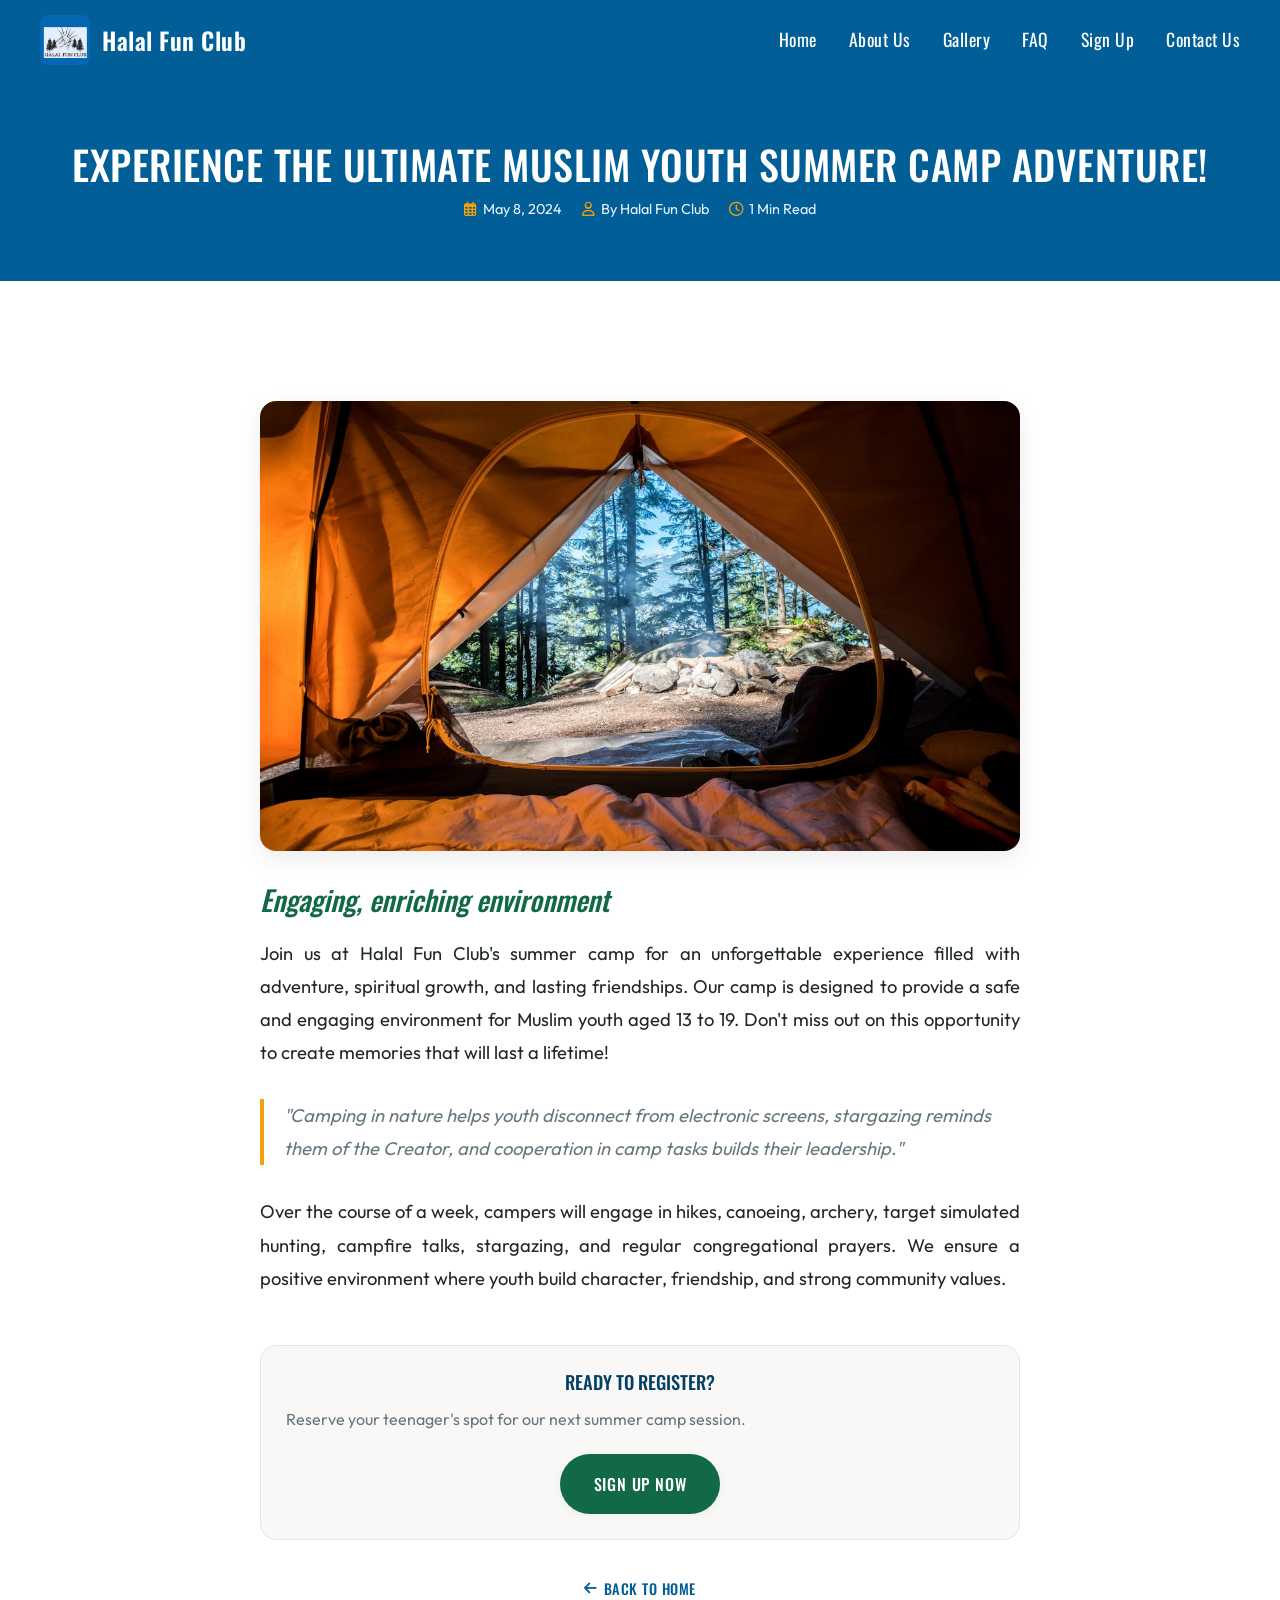
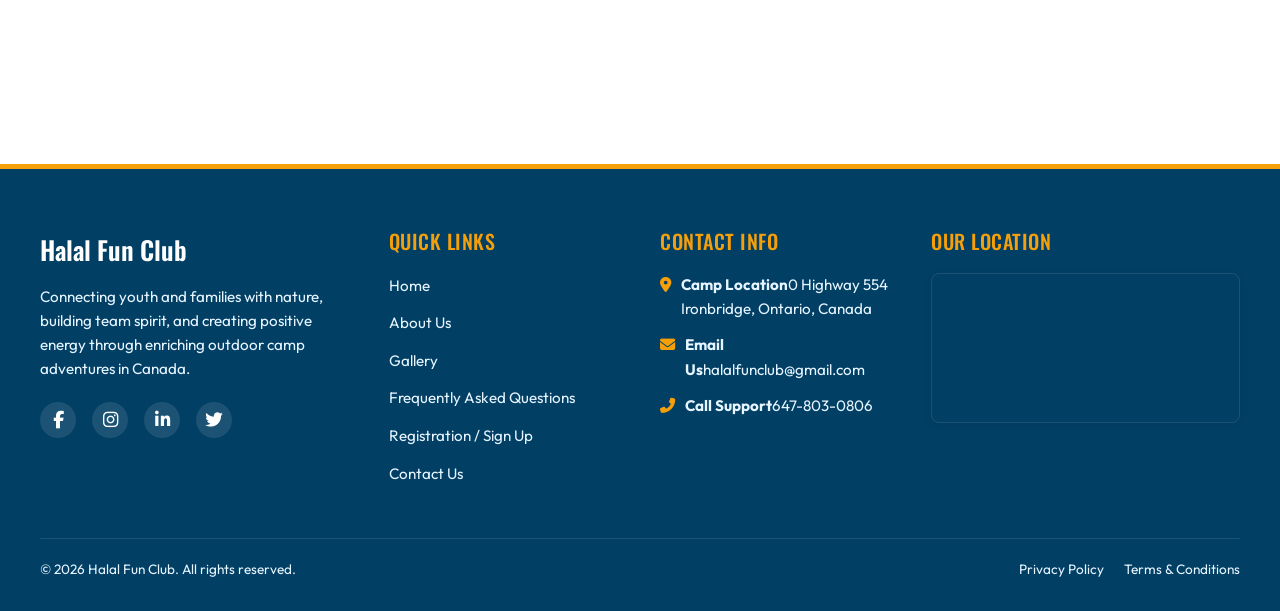
<file: blog-ultimate-adventure.html>
<!DOCTYPE html>
<html lang="en">
<head>
  <meta charset="UTF-8">
  <meta name="viewport" content="width=device-width, initial-scale=1.0">
  
  <!-- SEO Meta Tags -->
  <title>Experience the Ultimate Muslim Youth Summer Camp Adventure! | Halal Fun Club</title>
  <meta name="description" content="Join us at Halal Fun Club's summer camp for an unforgettable experience filled with adventure, spiritual growth, and lasting friendships. Designed for youth aged 13 to 19.">
  <meta name="keywords" content="halal fun club, summer camp, Muslim youth adventure, outdoor camping Canada, family camp">
  
  <!-- OG Meta Tags -->
  <meta property="og:title" content="Experience the Ultimate Muslim Youth Summer Camp Adventure!">
  <meta property="og:description" content="Tents, stars, nature, and friendship. Sign up for our upcoming session.">
  <meta property="og:image" content="assets/images/photo-1504280390367-361c6d9f38f4.jpg">
  <meta property="og:type" content="article">
  
  <!-- Favicon -->
  <link rel="icon" type="image/png" href="assets/images/untitled-design-4-dWxbpZ323MHpBWLq.png">
  
  <!-- Font Awesome -->
  <link rel="stylesheet" href="https://cdnjs.cloudflare.com/ajax/libs/font-awesome/6.4.0/css/all.min.css">
  
  <!-- Stylesheets -->
  <link rel="stylesheet" href="assets/css/style.css?v=1.0.2">
  <link rel="stylesheet" href="assets/css/components.css?v=1.0.2">
  <link rel="stylesheet" href="assets/css/pages.css?v=1.0.2">
</head>
<body>

  <!-- Header & Navigation -->
  <header class="main-header" id="header">
    <div class="container nav-container">
      <a href="index.html" class="logo-link" id="nav-logo">
        <img src="assets/images/untitled-design-4-dWxbpZ323MHpBWLq.png" alt="Halal Fun Club Logo" class="logo-image">
        <span>Halal Fun Club</span>
      </a>
      
      <!-- Hamburger Menu for Mobile -->
      <button class="hamburger" aria-label="Toggle menu" id="menu-toggle">
        <span class="hamburger-line"></span>
        <span class="hamburger-line"></span>
        <span class="hamburger-line"></span>
      </button>
      
      <nav>
        <ul class="nav-menu" id="nav-menu">
          <li><a href="index.html" class="nav-link">Home</a></li>
          <li><a href="about.html" class="nav-link">About Us</a></li>
          <li><a href="gallery.html" class="nav-link">Gallery</a></li>
          <li><a href="faq.html" class="nav-link">FAQ</a></li>
          <li><a href="signup.html" class="nav-link">Sign Up</a></li>
          <li><a href="contact.html" class="nav-link">Contact Us</a></li>
        </ul>
      </nav>
    </div>
  </header>

  <!-- Main Content -->
  <main>
    
    <!-- Blog Header Section -->
    <section class="blog-header">
      <div class="container">
        <h1 style="color: var(--color-bg-white); font-size: 2.5rem; text-transform: uppercase;">Experience the Ultimate Muslim Youth Summer Camp Adventure!</h1>
        <div class="blog-meta">
          <span><i class="far fa-calendar-alt"></i> May 8, 2024</span>
          <span><i class="far fa-user"></i> By Halal Fun Club</span>
          <span><i class="far fa-clock"></i> 1 Min Read</span>
        </div>
      </div>
    </section>

    <!-- Blog Content Section -->
    <section class="section" style="background-color: var(--color-bg-white);">
      <div class="container blog-post-container">
        
        <img src="assets/images/photo-1504280390367-361c6d9f38f4.jpg" alt="Orange camping tent near green trees" class="blog-post-cover">
        
        <div class="blog-content reveal active">
          <h3 style="color: var(--color-secondary); margin-bottom: 20px; font-style: italic;">Engaging, enriching environment</h3>
          
          <p>Join us at Halal Fun Club's summer camp for an unforgettable experience filled with adventure, spiritual growth, and lasting friendships. Our camp is designed to provide a safe and engaging environment for Muslim youth aged 13 to 19. Don't miss out on this opportunity to create memories that will last a lifetime!</p>
          
          <blockquote>
            "Camping in nature helps youth disconnect from electronic screens, stargazing reminds them of the Creator, and cooperation in camp tasks builds their leadership."
          </blockquote>
          
          <p>Over the course of a week, campers will engage in hikes, canoeing, archery, target simulated hunting, campfire talks, stargazing, and regular congregational prayers. We ensure a positive environment where youth build character, friendship, and strong community values.</p>
          
          <div style="margin-top: 50px; padding: 25px; background-color: var(--color-bg-light); border-radius: var(--radius-md); text-align: center; border: 1px solid var(--color-border);">
            <h4 style="margin-bottom: 12px; text-transform: uppercase;">Ready to Register?</h4>
            <p style="font-size: 1rem; color: var(--color-text-muted); margin-bottom: 20px;">Reserve your teenager's spot for our next summer camp session.</p>
            <a href="signup.html" class="btn btn-secondary">Sign Up Now</a>
          </div>
          
          <div style="margin-top: 30px; text-align: center;">
            <a href="index.html" class="blog-card-link" style="color: var(--color-primary); font-weight: 500;"><i class="fas fa-arrow-left"></i> Back to Home</a>
          </div>
        </div>
        
      </div>
    </section>

  </main>

  <!-- Footer Section -->
  <footer class="main-footer">
    <div class="container">
      <div class="footer-grid">
        <!-- Col 1: About -->
        <div class="footer-col">
          <span class="footer-logo">Halal Fun Club</span>
          <p class="footer-description">Connecting youth and families with nature, building team spirit, and creating positive energy through enriching outdoor camp adventures in Canada.</p>
          <ul class="footer-social-list" id="footer-socials">
            <li><a href="https://www.facebook.com/" target="_blank" aria-label="Facebook"><i class="fab fa-facebook-f"></i></a></li>
            <li><a href="https://www.instagram.com/" target="_blank" aria-label="Instagram"><i class="fab fa-instagram"></i></a></li>
            <li><a href="https://www.linkedin.com/" target="_blank" aria-label="LinkedIn"><i class="fab fa-linkedin-in"></i></a></li>
            <li><a href="https://twitter.com/" target="_blank" aria-label="Twitter"><i class="fab fa-twitter"></i></a></li>
          </ul>
        </div>
        <!-- Col 2: Navigation links -->
        <div class="footer-col">
          <h4>Quick Links</h4>
          <ul class="footer-links">
            <li><a href="index.html">Home</a></li>
            <li><a href="about.html">About Us</a></li>
            <li><a href="gallery.html">Gallery</a></li>
            <li><a href="faq.html">Frequently Asked Questions</a></li>
            <li><a href="signup.html">Registration / Sign Up</a></li>
            <li><a href="contact.html">Contact Us</a></li>
          </ul>
        </div>
        <!-- Col 3: Contact info -->
        <div class="footer-col">
          <h4>Contact Info</h4>
          <ul class="footer-contact-info">
            <li>
              <i class="fas fa-map-marker-alt"></i>
              <span><strong>Camp Location</strong>0 Highway 554<br>Ironbridge, Ontario, Canada</span>
            </li>
            <li>
              <i class="fas fa-envelope"></i>
              <span><strong>Email Us</strong>halalfunclub@gmail.com</span>
            </li>
            <li>
              <i class="fas fa-phone-alt"></i>
              <span><strong>Call Support</strong>647-803-0806</span>
            </li>
          </ul>
        </div>
        <!-- Col 4: Maps Embed -->
        <div class="footer-col">
          <h4>Our Location</h4>
          <div class="footer-map-container">
            <iframe src="https://maps.google.com/maps?q=0%20Highway%20554,%20Iron%20bridge,%20Ontario,%20Canada&t=m&z=13&ie=UTF8&output=embed" allowfullscreen="" loading="lazy" aria-label="Camp Location Map"></iframe>
          </div>
        </div>
      </div>
      
      <!-- Footer Bottom -->
      <div class="footer-bottom">
        <p>&copy; <span id="copyright-year"></span> Halal Fun Club. All rights reserved.</p>
        <div class="footer-bottom-links">
          <a href="#">Privacy Policy</a>
          <a href="#">Terms & Conditions</a>
        </div>
      </div>
    </div>
  </footer>

  <!-- Scripts -->
  <script src="assets/js/main.js?v=1.0.2"></script>
</body>
</html>
</file>
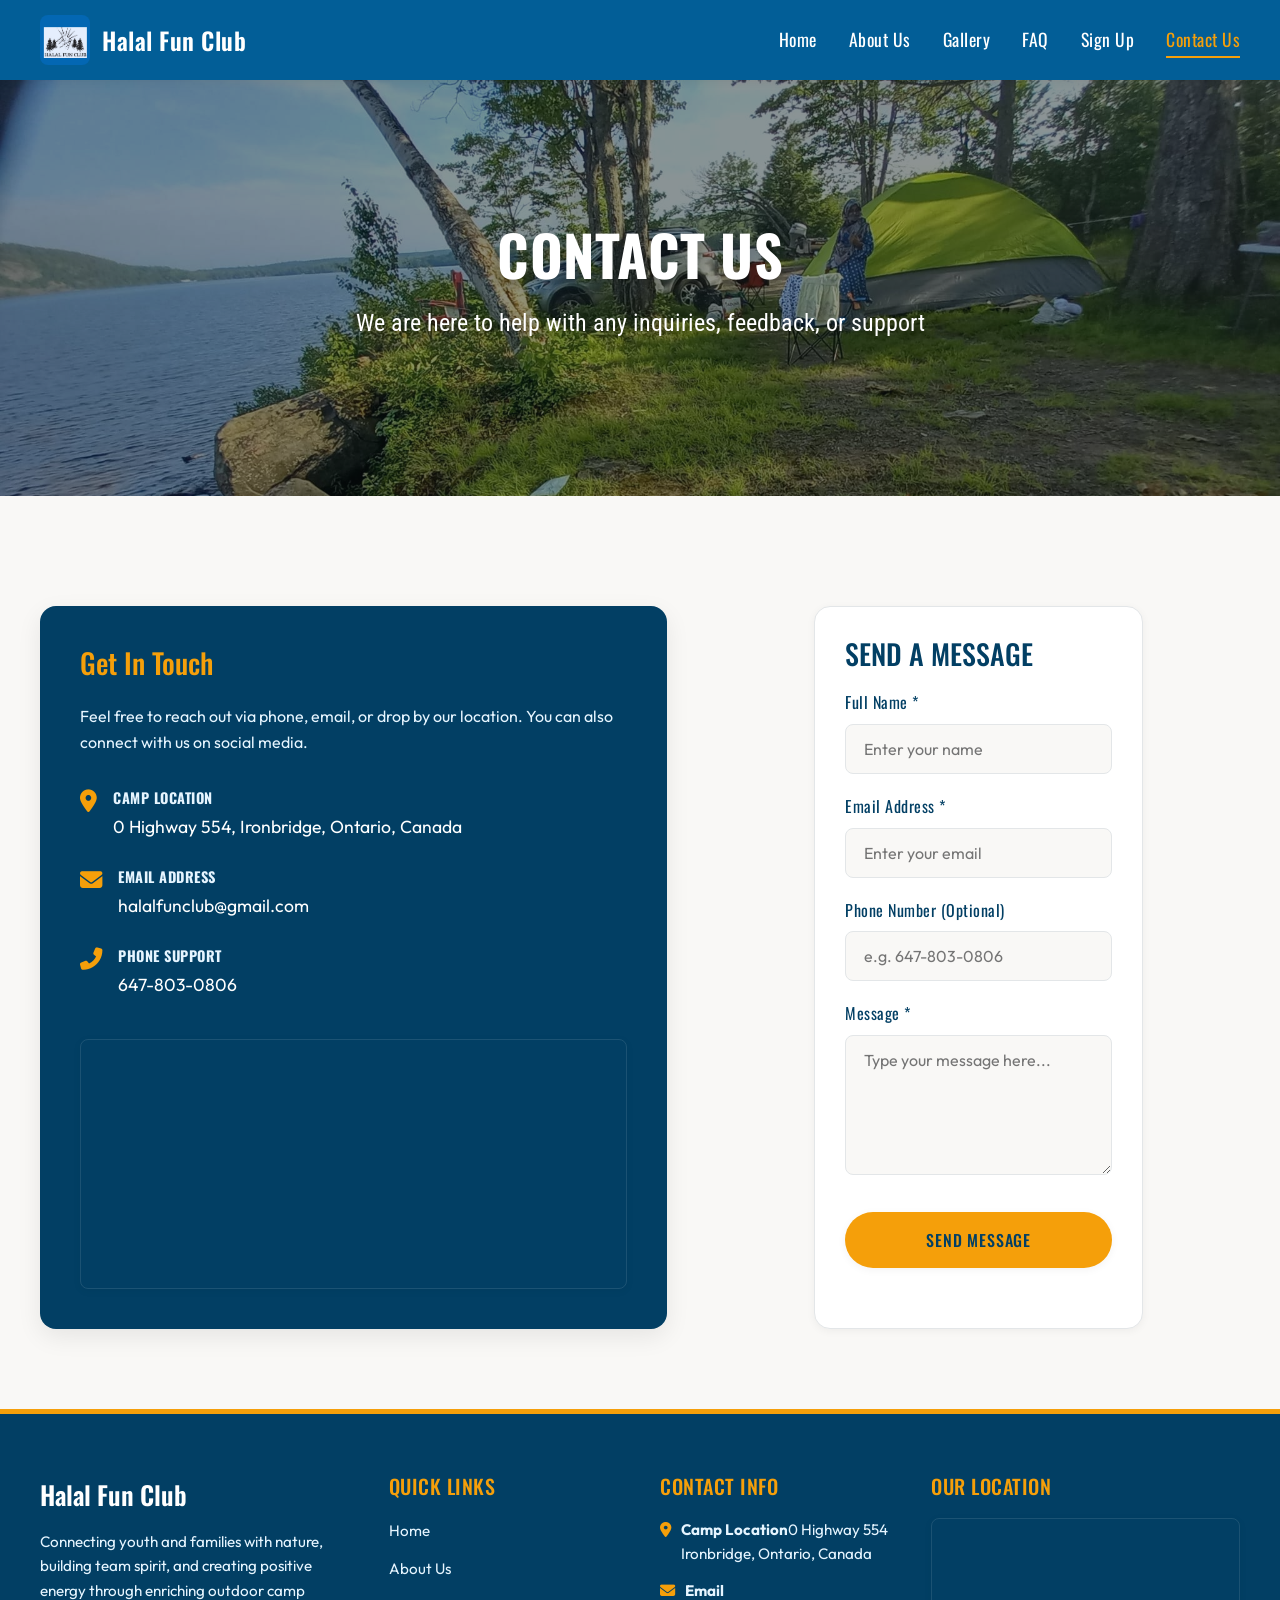
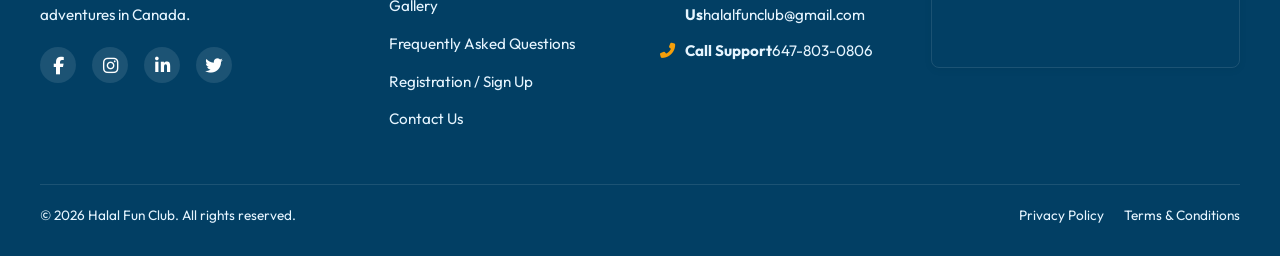
<file: contact.html>
<!DOCTYPE html>
<html lang="en">
<head>
  <meta charset="UTF-8">
  <meta name="viewport" content="width=device-width, initial-scale=1.0">
  
  <!-- SEO Meta Tags -->
  <title>Contact Us | Halal Fun Club</title>
  <meta name="description" content="Get in touch with Halal Fun Club for inquiries, feedback, and support. We're here to help with any questions you may have about our outdoor activities and services.">
  <meta name="keywords" content="halal fun club, contact us, location, phone support, email inquiry">
  
  <!-- OG Meta Tags -->
  <meta property="og:title" content="Contact Us | Halal Fun Club">
  <meta property="og:description" content="Get in touch with us. Send a message, find our camp map, email coordinates, or phone number.">
  <meta property="og:image" content="assets/images/untitled-design-4-dWxbpZ323MHpBWLq.png">
  <meta property="og:type" content="website">
  
  <!-- Favicon -->
  <link rel="icon" type="image/png" href="assets/images/untitled-design-4-dWxbpZ323MHpBWLq.png">
  
  <!-- Font Awesome -->
  <link rel="stylesheet" href="https://cdnjs.cloudflare.com/ajax/libs/font-awesome/6.4.0/css/all.min.css">
  
  <!-- Stylesheets -->
  <link rel="stylesheet" href="assets/css/style.css?v=1.0.2">
  <link rel="stylesheet" href="assets/css/components.css?v=1.0.2">
  <link rel="stylesheet" href="assets/css/pages.css?v=1.0.2">
</head>
<body>

  <!-- Header & Navigation -->
  <header class="main-header" id="header">
    <div class="container nav-container">
      <a href="index.html" class="logo-link" id="nav-logo">
        <img src="assets/images/untitled-design-4-dWxbpZ323MHpBWLq.png" alt="Halal Fun Club Logo" class="logo-image">
        <span>Halal Fun Club</span>
      </a>
      
      <!-- Hamburger Menu for Mobile -->
      <button class="hamburger" aria-label="Toggle menu" id="menu-toggle">
        <span class="hamburger-line"></span>
        <span class="hamburger-line"></span>
        <span class="hamburger-line"></span>
      </button>
      
      <nav>
        <ul class="nav-menu" id="nav-menu">
          <li><a href="index.html" class="nav-link">Home</a></li>
          <li><a href="about.html" class="nav-link">About Us</a></li>
          <li><a href="gallery.html" class="nav-link">Gallery</a></li>
          <li><a href="faq.html" class="nav-link">FAQ</a></li>
          <li><a href="signup.html" class="nav-link">Sign Up</a></li>
          <li><a href="contact.html" class="nav-link active">Contact Us</a></li>
        </ul>
      </nav>
    </div>
  </header>

  <!-- Main Content -->
  <main>
    
    <!-- Hero Banner Section -->
    <section class="hero-banner overlay-dark" style="background-image: url('assets/images/camping-scene2-mP4pqexW1eTnLGkz.jpg');" id="contact-hero">
      <div class="container hero-banner-content">
        <h1 class="reveal active">Contact Us</h1>
        <p class="reveal active">We are here to help with any inquiries, feedback, or support</p>
      </div>
    </section>

    <!-- Contact section -->
    <section class="section" id="contact-section">
      <div class="container">
        
        <div class="contact-layout">
          
          <!-- Left: Contact Details and Map -->
          <div class="contact-info-panel reveal">
            <div>
              <h3>Get In Touch</h3>
              <p style="color: var(--color-primary-light); margin-bottom: 30px;">Feel free to reach out via phone, email, or drop by our location. You can also connect with us on social media.</p>
              
              <ul class="contact-details">
                <li>
                  <i class="fas fa-map-marker-alt"></i>
                  <span>
                    <strong>Camp Location</strong>
                    0 Highway 554, Ironbridge, Ontario, Canada
                  </span>
                </li>
                <li>
                  <i class="fas fa-envelope"></i>
                  <span>
                    <strong>Email Address</strong>
                    halalfunclub@gmail.com
                  </span>
                </li>
                <li>
                  <i class="fas fa-phone-alt"></i>
                  <span>
                    <strong>Phone Support</strong>
                    647-803-0806
                  </span>
                </li>
              </ul>
            </div>
            
            <div>
              <div class="contact-map-wrapper">
                <iframe src="https://maps.google.com/maps?q=0%20Highway%20554,%20Iron%20bridge,%20Ontario,%20Canada&t=m&z=13&ie=UTF8&output=embed" allowfullscreen="" loading="lazy" aria-label="Camp Location Map"></iframe>
              </div>
            </div>
          </div>
          
          <!-- Right: Contact Form -->
          <div class="card form-card reveal">
            <h3 style="margin-bottom: 20px; text-transform: uppercase;">Send a Message</h3>
            
            <!-- Configure action to Web3Forms/Formspree for email delivery -->
            <form id="contact-form" action="" method="POST" novalidate>
              <div class="form-group">
                <label for="name" class="form-label">Full Name *</label>
                <input type="text" id="name" name="name" class="form-control" placeholder="Enter your name" required>
                <span class="form-error">This field is required.</span>
              </div>
              
              <div class="form-group">
                <label for="email" class="form-label">Email Address *</label>
                <input type="email" id="email" name="email" class="form-control" placeholder="Enter your email" required>
                <span class="form-error">Please enter a valid email address.</span>
              </div>
              
              <div class="form-group">
                <label for="phone" class="form-label">Phone Number (Optional)</label>
                <input type="tel" id="phone" name="phone" class="form-control" placeholder="e.g. 647-803-0806">
                <span class="form-error">Please enter a valid phone number.</span>
              </div>
              
              <div class="form-group">
                <label for="message" class="form-label">Message *</label>
                <textarea id="message" name="message" class="form-control" placeholder="Type your message here..." required></textarea>
                <span class="form-error">This field is required.</span>
              </div>
              
              <button type="submit" class="btn btn-primary" style="width: 100%; margin-top: 10px;">Send Message</button>
            </form>
          </div>
          
        </div>
      </div>
    </section>

  </main>

  <!-- Footer Section -->
  <footer class="main-footer">
    <div class="container">
      <div class="footer-grid">
        <!-- Col 1: About -->
        <div class="footer-col">
          <span class="footer-logo">Halal Fun Club</span>
          <p class="footer-description">Connecting youth and families with nature, building team spirit, and creating positive energy through enriching outdoor camp adventures in Canada.</p>
          <ul class="footer-social-list" id="footer-socials">
            <li><a href="https://www.facebook.com/" target="_blank" aria-label="Facebook"><i class="fab fa-facebook-f"></i></a></li>
            <li><a href="https://www.instagram.com/" target="_blank" aria-label="Instagram"><i class="fab fa-instagram"></i></a></li>
            <li><a href="https://www.linkedin.com/" target="_blank" aria-label="LinkedIn"><i class="fab fa-linkedin-in"></i></a></li>
            <li><a href="https://twitter.com/" target="_blank" aria-label="Twitter"><i class="fab fa-twitter"></i></a></li>
          </ul>
        </div>
        <!-- Col 2: Navigation links -->
        <div class="footer-col">
          <h4>Quick Links</h4>
          <ul class="footer-links">
            <li><a href="index.html">Home</a></li>
            <li><a href="about.html">About Us</a></li>
            <li><a href="gallery.html">Gallery</a></li>
            <li><a href="faq.html">Frequently Asked Questions</a></li>
            <li><a href="signup.html">Registration / Sign Up</a></li>
            <li><a href="contact.html">Contact Us</a></li>
          </ul>
        </div>
        <!-- Col 3: Contact info -->
        <div class="footer-col">
          <h4>Contact Info</h4>
          <ul class="footer-contact-info">
            <li>
              <i class="fas fa-map-marker-alt"></i>
              <span><strong>Camp Location</strong>0 Highway 554<br>Ironbridge, Ontario, Canada</span>
            </li>
            <li>
              <i class="fas fa-envelope"></i>
              <span><strong>Email Us</strong>halalfunclub@gmail.com</span>
            </li>
            <li>
              <i class="fas fa-phone-alt"></i>
              <span><strong>Call Support</strong>647-803-0806</span>
            </li>
          </ul>
        </div>
        <!-- Col 4: Maps Embed -->
        <div class="footer-col">
          <h4>Our Location</h4>
          <div class="footer-map-container">
            <iframe src="https://maps.google.com/maps?q=0%20Highway%20554,%20Iron%20bridge,%20Ontario,%20Canada&t=m&z=13&ie=UTF8&output=embed" allowfullscreen="" loading="lazy" aria-label="Camp Location Map"></iframe>
          </div>
        </div>
      </div>
      
      <!-- Footer Bottom -->
      <div class="footer-bottom">
        <p>&copy; <span id="copyright-year"></span> Halal Fun Club. All rights reserved.</p>
        <div class="footer-bottom-links">
          <a href="#">Privacy Policy</a>
          <a href="#">Terms & Conditions</a>
        </div>
      </div>
    </div>
  </footer>

  <!-- Scripts -->
  <script src="assets/js/forms.js?v=1.0.2"></script>
  <script src="assets/js/main.js?v=1.0.2"></script>
</body>
</html>
</file>
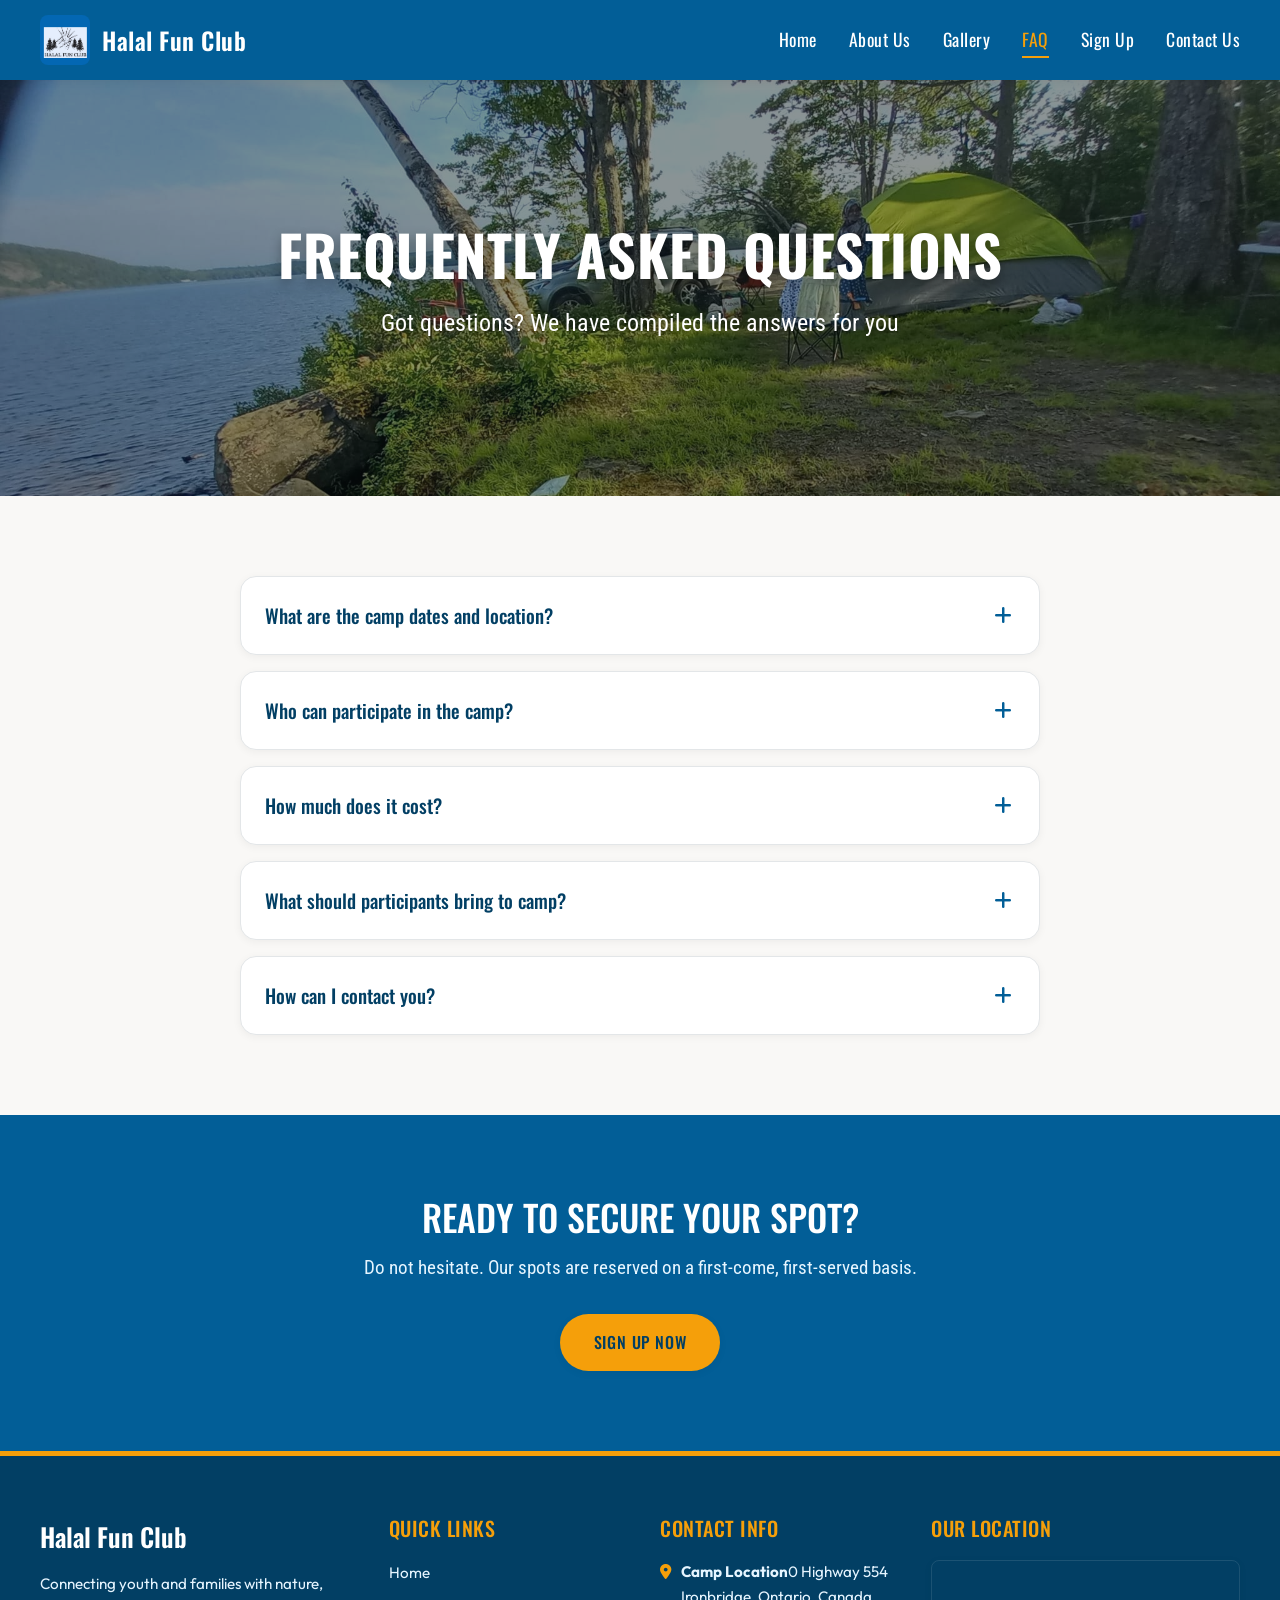
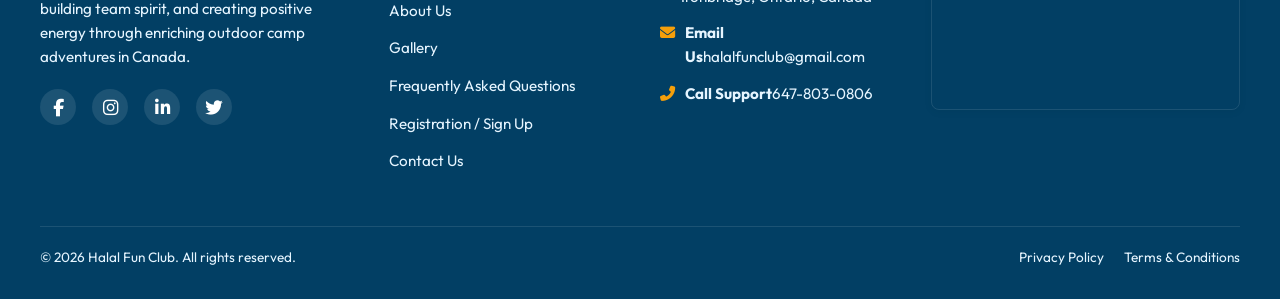
<file: faq.html>
<!DOCTYPE html>
<html lang="en">
<head>
  <meta charset="UTF-8">
  <meta name="viewport" content="width=device-width, initial-scale=1.0">
  
  <!-- SEO Meta Tags -->
  <title>Frequently Asked Questions | Halal Fun Club</title>
  <meta name="description" content="Find answers to frequently asked questions about Halal Fun Club's activities, membership, and events. Get all the information you need right here!">
  <meta name="keywords" content="halal fun club, FAQ, camp cost, youth age limit, packing list">
  
  <!-- OG Meta Tags -->
  <meta property="og:title" content="FAQ | Halal Fun Club">
  <meta property="og:description" content="Find answers about camp dates, age requirements, cost, packing list, and contact details.">
  <meta property="og:image" content="assets/images/untitled-design-4-dWxbpZ323MHpBWLq.png">
  <meta property="og:type" content="website">
  
  <!-- Favicon -->
  <link rel="icon" type="image/png" href="assets/images/untitled-design-4-dWxbpZ323MHpBWLq.png">
  
  <!-- Font Awesome -->
  <link rel="stylesheet" href="https://cdnjs.cloudflare.com/ajax/libs/font-awesome/6.4.0/css/all.min.css">
  
  <!-- Stylesheets -->
  <link rel="stylesheet" href="assets/css/style.css?v=1.0.2">
  <link rel="stylesheet" href="assets/css/components.css?v=1.0.2">
  <link rel="stylesheet" href="assets/css/pages.css?v=1.0.2">
</head>
<body>

  <!-- Header & Navigation -->
  <header class="main-header" id="header">
    <div class="container nav-container">
      <a href="index.html" class="logo-link" id="nav-logo">
        <img src="assets/images/untitled-design-4-dWxbpZ323MHpBWLq.png" alt="Halal Fun Club Logo" class="logo-image">
        <span>Halal Fun Club</span>
      </a>
      
      <!-- Hamburger Menu for Mobile -->
      <button class="hamburger" aria-label="Toggle menu" id="menu-toggle">
        <span class="hamburger-line"></span>
        <span class="hamburger-line"></span>
        <span class="hamburger-line"></span>
      </button>
      
      <nav>
        <ul class="nav-menu" id="nav-menu">
          <li><a href="index.html" class="nav-link">Home</a></li>
          <li><a href="about.html" class="nav-link">About Us</a></li>
          <li><a href="gallery.html" class="nav-link">Gallery</a></li>
          <li><a href="faq.html" class="nav-link active">FAQ</a></li>
          <li><a href="signup.html" class="nav-link">Sign Up</a></li>
          <li><a href="contact.html" class="nav-link">Contact Us</a></li>
        </ul>
      </nav>
    </div>
  </header>

  <!-- Main Content -->
  <main>
    
    <!-- Hero Banner Section -->
    <section class="hero-banner overlay-dark" style="background-image: url('assets/images/camping-scene2-mP4pqexW1eTnLGkz.jpg');" id="faq-hero">
      <div class="container hero-banner-content">
        <h1 class="reveal active">Frequently Asked Questions</h1>
        <p class="reveal active">Got questions? We have compiled the answers for you</p>
      </div>
    </section>

    <!-- FAQ Section -->
    <section class="section" id="faq-section">
      <div class="container">
        
        <div class="faq-list reveal">
          
          <!-- Item 1 -->
          <div class="faq-item">
            <button class="faq-question" aria-expanded="false">
              <span class="faq-title">What are the camp dates and location?</span>
              <span class="faq-icon"><i class="fas fa-plus"></i></span>
            </button>
            <div class="faq-answer">
              <div class="faq-answer-inner">
                Our camp runs from 29th July to 4th August. Detailed schedule, directions, and maps will be provided upon registration.
              </div>
            </div>
          </div>
          
          <!-- Item 2 -->
          <div class="faq-item">
            <button class="faq-question" aria-expanded="false">
              <span class="faq-title">Who can participate in the camp?</span>
              <span class="faq-icon"><i class="fas fa-plus"></i></span>
            </button>
            <div class="faq-answer">
              <div class="faq-answer-inner">
                Our camp welcomes youth aged 13 to 19, providing them with enriching and adventurous experiences. Additionally, we also open our doors to families, ensuring that everyone can enjoy the activities and create lasting memories together.
              </div>
            </div>
          </div>
          
          <!-- Item 3 -->
          <div class="faq-item">
            <button class="faq-question" aria-expanded="false">
              <span class="faq-title">How much does it cost?</span>
              <span class="faq-icon"><i class="fas fa-plus"></i></span>
            </button>
            <div class="faq-answer">
              <div class="faq-answer-inner">
                Our price is very reasonable. Only $400/- including Food, Drink and Transportation / Motorhome.
              </div>
            </div>
          </div>
          
          <!-- Item 4 -->
          <div class="faq-item">
            <button class="faq-question" aria-expanded="false">
              <span class="faq-title">What should participants bring to camp?</span>
              <span class="faq-icon"><i class="fas fa-plus"></i></span>
            </button>
            <div class="faq-answer">
              <div class="faq-answer-inner">
                A detailed packing list will be provided after registration, including recommended clothing, sleeping bag, personal toiletries, mosquito repellent, and any specific gear needed for outdoor activities.
              </div>
            </div>
          </div>
          
          <!-- Item 5 -->
          <div class="faq-item">
            <button class="faq-question" aria-expanded="false">
              <span class="faq-title">How can I contact you?</span>
              <span class="faq-icon"><i class="fas fa-plus"></i></span>
            </button>
            <div class="faq-answer">
              <div class="faq-answer-inner">
                You can reach us by calling 647-803-0806, sending an email to halalfunclub@gmail.com, or using our Contact Form. We are always happy to answer your questions and provide support!
              </div>
            </div>
          </div>
          
        </div>
      </div>
    </section>

    <!-- Sign Up Banner -->
    <section class="section" style="background-color: var(--color-primary); color: var(--color-bg-white); text-align: center;" id="faq-cta">
      <div class="container reveal">
        <h2 style="color: var(--color-bg-white); text-transform: uppercase; margin-bottom: 15px;">Ready to secure your spot?</h2>
        <p style="font-family: var(--font-alt); font-size: 1.2rem; max-width: 600px; margin: 0 auto 30px; color: var(--color-primary-light);">Do not hesitate. Our spots are reserved on a first-come, first-served basis.</p>
        <a href="signup.html" class="btn btn-primary" id="faq-cta-btn">Sign Up Now</a>
      </div>
    </section>

  </main>

  <!-- Footer Section -->
  <footer class="main-footer">
    <div class="container">
      <div class="footer-grid">
        <!-- Col 1: About -->
        <div class="footer-col">
          <span class="footer-logo">Halal Fun Club</span>
          <p class="footer-description">Connecting youth and families with nature, building team spirit, and creating positive energy through enriching outdoor camp adventures in Canada.</p>
          <ul class="footer-social-list" id="footer-socials">
            <li><a href="https://www.facebook.com/" target="_blank" aria-label="Facebook"><i class="fab fa-facebook-f"></i></a></li>
            <li><a href="https://www.instagram.com/" target="_blank" aria-label="Instagram"><i class="fab fa-instagram"></i></a></li>
            <li><a href="https://www.linkedin.com/" target="_blank" aria-label="LinkedIn"><i class="fab fa-linkedin-in"></i></a></li>
            <li><a href="https://twitter.com/" target="_blank" aria-label="Twitter"><i class="fab fa-twitter"></i></a></li>
          </ul>
        </div>
        <!-- Col 2: Navigation links -->
        <div class="footer-col">
          <h4>Quick Links</h4>
          <ul class="footer-links">
            <li><a href="index.html">Home</a></li>
            <li><a href="about.html">About Us</a></li>
            <li><a href="gallery.html">Gallery</a></li>
            <li><a href="faq.html">Frequently Asked Questions</a></li>
            <li><a href="signup.html">Registration / Sign Up</a></li>
            <li><a href="contact.html">Contact Us</a></li>
          </ul>
        </div>
        <!-- Col 3: Contact info -->
        <div class="footer-col">
          <h4>Contact Info</h4>
          <ul class="footer-contact-info">
            <li>
              <i class="fas fa-map-marker-alt"></i>
              <span><strong>Camp Location</strong>0 Highway 554<br>Ironbridge, Ontario, Canada</span>
            </li>
            <li>
              <i class="fas fa-envelope"></i>
              <span><strong>Email Us</strong>halalfunclub@gmail.com</span>
            </li>
            <li>
              <i class="fas fa-phone-alt"></i>
              <span><strong>Call Support</strong>647-803-0806</span>
            </li>
          </ul>
        </div>
        <!-- Col 4: Maps Embed -->
        <div class="footer-col">
          <h4>Our Location</h4>
          <div class="footer-map-container">
            <iframe src="https://maps.google.com/maps?q=0%20Highway%20554,%20Iron%20bridge,%20Ontario,%20Canada&t=m&z=13&ie=UTF8&output=embed" allowfullscreen="" loading="lazy" aria-label="Camp Location Map"></iframe>
          </div>
        </div>
      </div>
      
      <!-- Footer Bottom -->
      <div class="footer-bottom">
        <p>&copy; <span id="copyright-year"></span> Halal Fun Club. All rights reserved.</p>
        <div class="footer-bottom-links">
          <a href="#">Privacy Policy</a>
          <a href="#">Terms & Conditions</a>
        </div>
      </div>
    </div>
  </footer>

  <!-- Scripts -->
  <script src="assets/js/faq.js?v=1.0.2"></script>
  <script src="assets/js/main.js?v=1.0.2"></script>
</body>
</html>
</file>
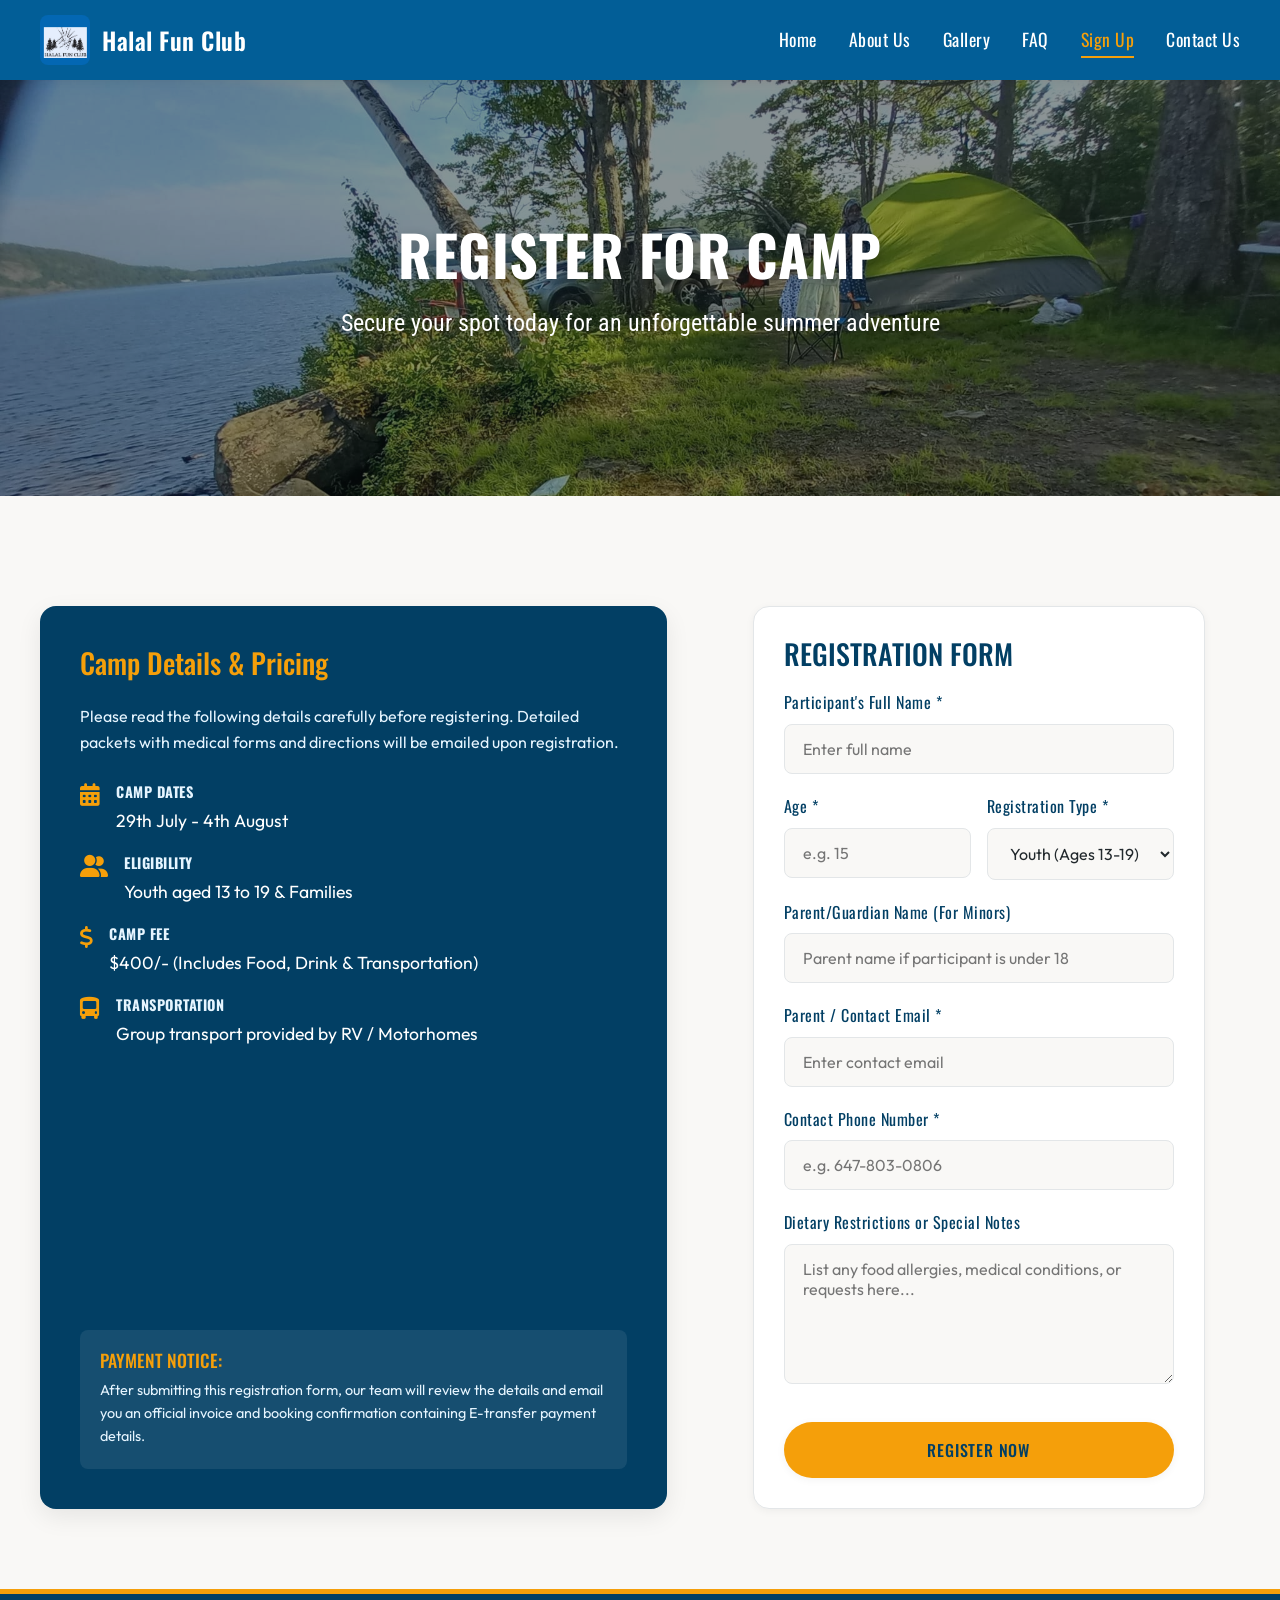
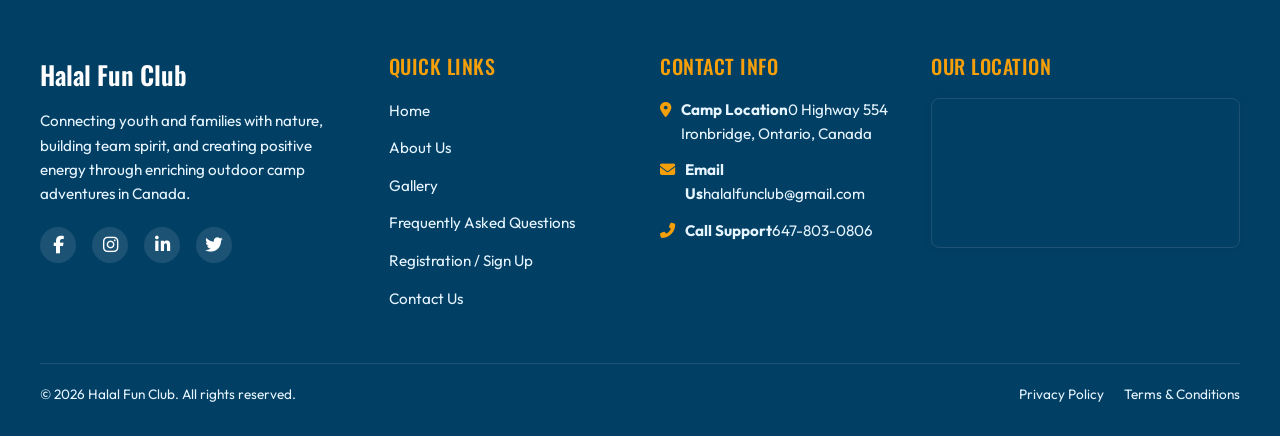
<file: signup.html>
<!DOCTYPE html>
<html lang="en">
<head>
  <meta charset="UTF-8">
  <meta name="viewport" content="width=device-width, initial-scale=1.0">
  
  <!-- SEO Meta Tags -->
  <title>Sign Up | Halal Fun Club</title>
  <meta name="description" content="Sign up now for exclusive access to exciting outdoor activities and adventures at Halal Fun Club's summer camp. Reserve your spot today for an unforgettable experience!">
  <meta name="keywords" content="halal fun club, sign up, registration, summer camp booking, family pricing">
  
  <!-- OG Meta Tags -->
  <meta property="og:title" content="Sign Up & Registration | Halal Fun Club">
  <meta property="og:description" content="Register today. Reserve a spot for youth aged 13-19 or families for $400 including food and transport.">
  <meta property="og:image" content="assets/images/untitled-design-4-dWxbpZ323MHpBWLq.png">
  <meta property="og:type" content="website">
  
  <!-- Favicon -->
  <link rel="icon" type="image/png" href="assets/images/untitled-design-4-dWxbpZ323MHpBWLq.png">
  
  <!-- Font Awesome -->
  <link rel="stylesheet" href="https://cdnjs.cloudflare.com/ajax/libs/font-awesome/6.4.0/css/all.min.css">
  
  <!-- Stylesheets -->
  <link rel="stylesheet" href="assets/css/style.css?v=1.0.2">
  <link rel="stylesheet" href="assets/css/components.css?v=1.0.2">
  <link rel="stylesheet" href="assets/css/pages.css?v=1.0.2">
</head>
<body>

  <!-- Header & Navigation -->
  <header class="main-header" id="header">
    <div class="container nav-container">
      <a href="index.html" class="logo-link" id="nav-logo">
        <img src="assets/images/untitled-design-4-dWxbpZ323MHpBWLq.png" alt="Halal Fun Club Logo" class="logo-image">
        <span>Halal Fun Club</span>
      </a>
      
      <!-- Hamburger Menu for Mobile -->
      <button class="hamburger" aria-label="Toggle menu" id="menu-toggle">
        <span class="hamburger-line"></span>
        <span class="hamburger-line"></span>
        <span class="hamburger-line"></span>
      </button>
      
      <nav>
        <ul class="nav-menu" id="nav-menu">
          <li><a href="index.html" class="nav-link">Home</a></li>
          <li><a href="about.html" class="nav-link">About Us</a></li>
          <li><a href="gallery.html" class="nav-link">Gallery</a></li>
          <li><a href="faq.html" class="nav-link">FAQ</a></li>
          <li><a href="signup.html" class="nav-link active">Sign Up</a></li>
          <li><a href="contact.html" class="nav-link">Contact Us</a></li>
        </ul>
      </nav>
    </div>
  </header>

  <!-- Main Content -->
  <main>
    
    <!-- Hero Banner Section -->
    <section class="hero-banner overlay-dark" style="background-image: url('assets/images/camping-scene2-mePnjM6V9btEL3N8.jpg');" id="signup-hero">
      <div class="container hero-banner-content">
        <h1 class="reveal active">Register For Camp</h1>
        <p class="reveal active">Secure your spot today for an unforgettable summer adventure</p>
      </div>
    </section>

    <!-- Sign Up Section -->
    <section class="section" id="signup-section">
      <div class="container">
        
        <div class="contact-layout">
          
          <!-- Left: Registration details -->
          <div class="contact-info-panel reveal">
            <div>
              <h3>Camp Details & Pricing</h3>
              <p style="color: var(--color-primary-light); margin-bottom: 24px;">Please read the following details carefully before registering. Detailed packets with medical forms and directions will be emailed upon registration.</p>
              
              <ul class="contact-details" style="margin-bottom: 20px;">
                <li style="margin-bottom: 16px;">
                  <i class="fas fa-calendar-alt"></i>
                  <span>
                    <strong>Camp Dates</strong>
                    29th July - 4th August
                  </span>
                </li>
                <li style="margin-bottom: 16px;">
                  <i class="fas fa-user-friends"></i>
                  <span>
                    <strong>Eligibility</strong>
                    Youth aged 13 to 19 & Families
                  </span>
                </li>
                <li style="margin-bottom: 16px;">
                  <i class="fas fa-dollar-sign"></i>
                  <span>
                    <strong>Camp Fee</strong>
                    $400/- (Includes Food, Drink & Transportation)
                  </span>
                </li>
                <li style="margin-bottom: 16px;">
                  <i class="fas fa-bus-alt"></i>
                  <span>
                    <strong>Transportation</strong>
                    Group transport provided by RV / Motorhomes
                  </span>
                </li>
              </ul>
            </div>
            
            <div style="background-color: rgba(255, 255, 255, 0.08); padding: 20px; border-radius: var(--radius-sm);">
              <h4 style="color: var(--color-accent); font-size: 1.1rem; margin-bottom: 8px; text-transform: uppercase;">Payment Notice:</h4>
              <p style="font-size: 0.9rem; margin-bottom: 0; color: var(--color-primary-light);">After submitting this registration form, our team will review the details and email you an official invoice and booking confirmation containing E-transfer payment details.</p>
            </div>
          </div>
          
          <!-- Right: Registration Form -->
          <div class="card form-card reveal">
            <h3 style="margin-bottom: 20px; text-transform: uppercase;">Registration Form</h3>
            
            <!-- Configure action to Web3Forms/Formspree for email delivery -->
            <form id="signup-form" action="" method="POST" novalidate>
              <div class="form-group">
                <label for="reg-name" class="form-label">Participant's Full Name *</label>
                <input type="text" id="reg-name" name="participant_name" class="form-control" placeholder="Enter full name" required>
                <span class="form-error">This field is required.</span>
              </div>
              
              <div class="form-group" style="display: grid; grid-template-columns: 1fr 1fr; gap: 16px;">
                <div>
                  <label for="reg-age" class="form-label">Age *</label>
                  <input type="number" id="reg-age" name="participant_age" class="form-control" min="1" max="100" placeholder="e.g. 15" required>
                  <span class="form-error">Required.</span>
                </div>
                <div>
                  <label for="reg-type" class="form-label">Registration Type *</label>
                  <select id="reg-type" name="registration_type" class="form-control" style="height: 52px;" required>
                    <option value="youth">Youth (Ages 13-19)</option>
                    <option value="family">Family Package</option>
                  </select>
                </div>
              </div>
              
              <div class="form-group">
                <label for="parent-name" class="form-label">Parent/Guardian Name (For Minors)</label>
                <input type="text" id="parent-name" name="parent_name" class="form-control" placeholder="Parent name if participant is under 18">
              </div>
              
              <div class="form-group">
                <label for="parent-email" class="form-label">Parent / Contact Email *</label>
                <input type="email" id="parent-email" name="contact_email" class="form-control" placeholder="Enter contact email" required>
                <span class="form-error">Please enter a valid email address.</span>
              </div>
              
              <div class="form-group">
                <label for="parent-phone" class="form-label">Contact Phone Number *</label>
                <input type="tel" id="parent-phone" name="contact_phone" class="form-control" placeholder="e.g. 647-803-0806" required>
                <span class="form-error">Please enter a valid phone number.</span>
              </div>
              
              <div class="form-group">
                <label for="reg-notes" class="form-label">Dietary Restrictions or Special Notes</label>
                <textarea id="reg-notes" name="notes" class="form-control" placeholder="List any food allergies, medical conditions, or requests here..."></textarea>
              </div>
              
              <button type="submit" class="btn btn-primary" style="width: 100%; margin-top: 10px;">Register Now</button>
            </form>
          </div>
          
        </div>
      </div>
    </section>

  </main>

  <!-- Footer Section -->
  <footer class="main-footer">
    <div class="container">
      <div class="footer-grid">
        <!-- Col 1: About -->
        <div class="footer-col">
          <span class="footer-logo">Halal Fun Club</span>
          <p class="footer-description">Connecting youth and families with nature, building team spirit, and creating positive energy through enriching outdoor camp adventures in Canada.</p>
          <ul class="footer-social-list" id="footer-socials">
            <li><a href="https://www.facebook.com/" target="_blank" aria-label="Facebook"><i class="fab fa-facebook-f"></i></a></li>
            <li><a href="https://www.instagram.com/" target="_blank" aria-label="Instagram"><i class="fab fa-instagram"></i></a></li>
            <li><a href="https://www.linkedin.com/" target="_blank" aria-label="LinkedIn"><i class="fab fa-linkedin-in"></i></a></li>
            <li><a href="https://twitter.com/" target="_blank" aria-label="Twitter"><i class="fab fa-twitter"></i></a></li>
          </ul>
        </div>
        <!-- Col 2: Navigation links -->
        <div class="footer-col">
          <h4>Quick Links</h4>
          <ul class="footer-links">
            <li><a href="index.html">Home</a></li>
            <li><a href="about.html">About Us</a></li>
            <li><a href="gallery.html">Gallery</a></li>
            <li><a href="faq.html">Frequently Asked Questions</a></li>
            <li><a href="signup.html">Registration / Sign Up</a></li>
            <li><a href="contact.html">Contact Us</a></li>
          </ul>
        </div>
        <!-- Col 3: Contact info -->
        <div class="footer-col">
          <h4>Contact Info</h4>
          <ul class="footer-contact-info">
            <li>
              <i class="fas fa-map-marker-alt"></i>
              <span><strong>Camp Location</strong>0 Highway 554<br>Ironbridge, Ontario, Canada</span>
            </li>
            <li>
              <i class="fas fa-envelope"></i>
              <span><strong>Email Us</strong>halalfunclub@gmail.com</span>
            </li>
            <li>
              <i class="fas fa-phone-alt"></i>
              <span><strong>Call Support</strong>647-803-0806</span>
            </li>
          </ul>
        </div>
        <!-- Col 4: Maps Embed -->
        <div class="footer-col">
          <h4>Our Location</h4>
          <div class="footer-map-container">
            <iframe src="https://maps.google.com/maps?q=0%20Highway%20554,%20Iron%20bridge,%20Ontario,%20Canada&t=m&z=13&ie=UTF8&output=embed" allowfullscreen="" loading="lazy" aria-label="Camp Location Map"></iframe>
          </div>
        </div>
      </div>
      
      <!-- Footer Bottom -->
      <div class="footer-bottom">
        <p>&copy; <span id="copyright-year"></span> Halal Fun Club. All rights reserved.</p>
        <div class="footer-bottom-links">
          <a href="#">Privacy Policy</a>
          <a href="#">Terms & Conditions</a>
        </div>
      </div>
    </div>
  </footer>

  <!-- Scripts -->
  <script src="assets/js/forms.js?v=1.0.2"></script>
  <script src="assets/js/main.js?v=1.0.2"></script>
</body>
</html>
</file>
<file: assets/css/style.css>
/* Global Styles & Design System for Halal Fun Club */

/* Import Google Fonts */
@import url('https://fonts.googleapis.com/css2?family=Oswald:wght@300;400;500;600;700&family=Outfit:wght@300;400;500;600;700&family=Roboto+Condensed:wght@300;400;700&display=swap');

:root {
  /* Color Palette - HSL values for premium control */
  --color-primary-h: 203;
  --color-primary-s: 97%;
  --color-primary-l: 30%;
  --color-primary: hsl(var(--color-primary-h), var(--color-primary-s), var(--color-primary-l));
  --color-primary-light: hsl(var(--color-primary-h), var(--color-primary-s), 95%);
  --color-primary-dark: hsl(var(--color-primary-h), var(--color-primary-s), 20%);
  
  --color-secondary-h: 156;
  --color-secondary-s: 72%;
  --color-secondary-l: 24%;
  --color-secondary: hsl(var(--color-secondary-h), var(--color-secondary-s), var(--color-secondary-l));
  --color-secondary-light: hsl(var(--color-secondary-h), var(--color-secondary-s), 95%);
  
  --color-accent-h: 38;
  --color-accent-s: 92%;
  --color-accent-l: 50%;
  --color-accent: hsl(var(--color-accent-h), var(--color-accent-s), var(--color-accent-l));
  --color-accent-light: hsl(var(--color-accent-h), var(--color-accent-s), 95%);
  --color-accent-dark: hsl(var(--color-accent-h), var(--color-accent-s), 40%);

  --color-bg-light: hsl(40, 20%, 97%);
  --color-bg-white: hsl(0, 0%, 100%);
  --color-text-dark: hsl(200, 15%, 15%);
  --color-text-muted: hsl(200, 10%, 45%);
  --color-border: hsl(200, 10%, 90%);

  /* Typography */
  --font-headers: 'Oswald', sans-serif;
  --font-body: 'Outfit', sans-serif;
  --font-alt: 'Roboto Condensed', sans-serif;

  /* Layout and Spacing */
  --max-width: 1240px;
  --header-height-desktop: 80px;
  --header-height-mobile: 70px;
  
  /* Borders and Shadows */
  --radius-sm: 8px;
  --radius-md: 16px;
  --radius-lg: 32px;
  --radius-round: 9999px;
  --shadow-sm: 0 2px 8px rgba(0, 0, 0, 0.05);
  --shadow-md: 0 8px 24px rgba(0, 0, 0, 0.08);
  --shadow-lg: 0 16px 40px rgba(0, 0, 0, 0.12);

  /* Transitions */
  --transition-fast: 0.2s ease;
  --transition-normal: 0.3s ease;
  --transition-slow: 0.5s ease;
}

/* Reset Styles */
*, *::before, *::after {
  box-sizing: border-box;
  margin: 0;
  padding: 0;
}

html {
  scroll-behavior: smooth;
}

body {
  font-family: var(--font-body);
  font-size: 16px;
  line-height: 1.6;
  color: var(--color-text-dark);
  background-color: var(--color-bg-light);
  overflow-x: hidden;
  display: flex;
  flex-direction: column;
  min-height: 100vh;
}

/* Typography Helpers */
h1, h2, h3, h4, h5, h6 {
  font-family: var(--font-headers);
  font-weight: 500;
  line-height: 1.2;
  color: var(--color-primary-dark);
}

h1 {
  font-size: 3rem;
  letter-spacing: 0.5px;
}

h2 {
  font-size: 2.25rem;
  margin-bottom: 1rem;
}

h3 {
  font-size: 1.75rem;
  margin-bottom: 0.75rem;
}

p {
  margin-bottom: 1rem;
}

a {
  color: var(--color-primary);
  text-decoration: none;
  transition: color var(--transition-fast);
}

a:hover {
  color: var(--color-accent);
}

img {
  max-width: 100%;
  height: auto;
  display: block;
}

/* Layout Elements */
.container {
  width: 100%;
  max-width: var(--max-width);
  margin-left: auto;
  margin-right: auto;
  padding-left: 20px;
  padding-right: 20px;
}

.section {
  padding: 80px 0;
}

@media (max-width: 768px) {
  .section {
    padding: 50px 0;
  }
  h1 {
    font-size: 2.25rem;
  }
  h2 {
    font-size: 1.75rem;
  }
}

.text-center { text-align: center; }
.text-left { text-align: left; }
.text-right { text-align: right; }

/* Main Header & Navbar */
.main-header {
  position: fixed;
  top: 0;
  left: 0;
  width: 100%;
  height: var(--header-height-desktop);
  background-color: var(--color-primary);
  box-shadow: var(--shadow-sm);
  z-index: 100;
  transition: background-color var(--transition-normal), height var(--transition-normal);
}

.main-header.scrolled {
  background-color: hsl(var(--color-primary-h), var(--color-primary-s), 25%);
  height: 70px;
}

.nav-container {
  display: flex;
  justify-content: space-between;
  align-items: center;
  height: 100%;
}

.logo-link {
  display: flex;
  align-items: center;
  gap: 12px;
  font-family: var(--font-headers);
  font-size: 1.5rem;
  color: var(--color-bg-white);
  font-weight: 600;
  letter-spacing: 0.5px;
}

.logo-image {
  height: 50px;
  width: auto;
  border-radius: var(--radius-sm);
  transition: transform var(--transition-fast);
}

.logo-link:hover .logo-image {
  transform: scale(1.05);
}

.nav-menu {
  display: flex;
  list-style: none;
  gap: 32px;
  align-items: center;
}

.nav-link {
  font-family: var(--font-headers);
  font-size: 1.1rem;
  color: var(--color-bg-white);
  letter-spacing: 0.5px;
  position: relative;
  padding: 6px 0;
}

.nav-link::after {
  content: '';
  position: absolute;
  bottom: 0;
  left: 0;
  width: 0;
  height: 2px;
  background-color: var(--color-accent);
  transition: width var(--transition-fast);
}

.nav-link:hover {
  color: var(--color-accent);
}

.nav-link:hover::after,
.nav-link.active::after {
  width: 100%;
}

.nav-link.active {
  color: var(--color-accent);
}

/* Hamburger menu button */
.hamburger {
  display: none;
  background: none;
  border: none;
  cursor: pointer;
  padding: 10px;
  z-index: 101;
}

.hamburger-line {
  display: block;
  width: 25px;
  height: 3px;
  margin: 5px auto;
  background-color: var(--color-bg-white);
  transition: transform var(--transition-normal), opacity var(--transition-normal);
  border-radius: 2px;
}

/* Mobile Nav responsiveness */
@media (max-width: 992px) {
  .main-header {
    height: var(--header-height-mobile);
  }
  
  .hamburger {
    display: block;
  }
  
  /* Hamburger animations */
  .hamburger.active .hamburger-line:nth-child(1) {
    transform: translateY(8px) rotate(45deg);
  }
  .hamburger.active .hamburger-line:nth-child(2) {
    opacity: 0;
  }
  .hamburger.active .hamburger-line:nth-child(3) {
    transform: translateY(-8px) rotate(-45deg);
  }
  
  .nav-menu {
    position: fixed;
    top: var(--header-height-mobile);
    right: -100%;
    width: 280px;
    height: calc(100vh - var(--header-height-mobile));
    background-color: hsl(var(--color-primary-h), var(--color-primary-s), 25%);
    flex-direction: column;
    padding: 40px 24px;
    gap: 24px;
    align-items: flex-start;
    box-shadow: -4px 0 16px rgba(0, 0, 0, 0.1);
    transition: right var(--transition-normal);
  }
  
  .nav-menu.active {
    right: 0;
  }
  
  .nav-link {
    font-size: 1.25rem;
    width: 100%;
    display: block;
  }
}

/* Main content padding for fixed header */
main {
  flex-grow: 1;
  padding-top: var(--header-height-desktop);
}

@media (max-width: 992px) {
  main {
    padding-top: var(--header-height-mobile);
  }
}

/* Footer styling */
.main-footer {
  background-color: var(--color-primary-dark);
  color: var(--color-bg-white);
  padding: 60px 0 30px;
  border-top: 5px solid var(--color-accent);
}

.footer-grid {
  display: grid;
  grid-template-columns: 2fr 1.5fr 1.5fr 2fr;
  gap: 40px;
  margin-bottom: 40px;
}

@media (max-width: 992px) {
  .footer-grid {
    grid-template-columns: 1fr 1fr;
  }
}

@media (max-width: 576px) {
  .footer-grid {
    grid-template-columns: 1fr;
    gap: 30px;
  }
}

.footer-col h4 {
  color: var(--color-accent);
  font-family: var(--font-headers);
  font-size: 1.25rem;
  letter-spacing: 0.5px;
  margin-bottom: 20px;
  text-transform: uppercase;
}

.footer-logo {
  font-family: var(--font-headers);
  font-size: 1.6rem;
  color: var(--color-bg-white);
  font-weight: 600;
  margin-bottom: 15px;
  display: inline-block;
}

.footer-description {
  color: var(--color-primary-light);
  font-size: 0.95rem;
  margin-bottom: 20px;
}

.footer-links {
  list-style: none;
}

.footer-links li {
  margin-bottom: 12px;
}

.footer-links a {
  color: var(--color-primary-light);
  font-size: 0.95rem;
  transition: transform var(--transition-fast), color var(--transition-fast);
  display: inline-block;
}

.footer-links a:hover {
  color: var(--color-accent);
  transform: translateX(5px);
}

.footer-contact-info {
  list-style: none;
}

.footer-contact-info li {
  margin-bottom: 12px;
  font-size: 0.95rem;
  color: var(--color-primary-light);
  display: flex;
  align-items: flex-start;
  gap: 10px;
}

.footer-contact-info i {
  color: var(--color-accent);
  margin-top: 4px;
}

.footer-social-list {
  display: flex;
  gap: 16px;
  list-style: none;
  margin-top: 15px;
}

.footer-social-list a {
  display: flex;
  justify-content: center;
  align-items: center;
  width: 36px;
  height: 36px;
  background-color: rgba(255, 255, 255, 0.1);
  color: var(--color-bg-white);
  border-radius: 50%;
  font-size: 1.1rem;
  transition: background-color var(--transition-fast), transform var(--transition-fast);
}

.footer-social-list a:hover {
  background-color: var(--color-accent);
  color: var(--color-primary-dark);
  transform: translateY(-3px);
}

.footer-map-container {
  height: 150px;
  border-radius: var(--radius-sm);
  overflow: hidden;
  box-shadow: var(--shadow-sm);
  border: 1px solid rgba(255, 255, 255, 0.1);
}

.footer-map-container iframe {
  width: 100%;
  height: 100%;
  border: 0;
}

.footer-bottom {
  border-top: 1px solid rgba(255, 255, 255, 0.1);
  padding-top: 20px;
  display: flex;
  justify-content: space-between;
  align-items: center;
  flex-wrap: wrap;
  gap: 15px;
}

.footer-bottom p {
  font-size: 0.85rem;
  color: var(--color-primary-light);
  margin-bottom: 0;
}

.footer-bottom-links {
  display: flex;
  gap: 20px;
}

.footer-bottom-links a {
  font-size: 0.85rem;
  color: var(--color-primary-light);
}

.footer-bottom-links a:hover {
  color: var(--color-accent);
}

@media (max-width: 576px) {
  .footer-bottom {
    flex-direction: column;
    text-align: center;
  }
}
</file>
<file: assets/css/components.css>
/* Component Styles for Halal Fun Club */

/* 1. Buttons */
.btn {
  display: inline-flex;
  align-items: center;
  justify-content: center;
  font-family: var(--font-headers);
  font-weight: 500;
  font-size: 1rem;
  letter-spacing: 0.8px;
  text-transform: uppercase;
  padding: 14px 32px;
  border-radius: var(--radius-round);
  border: 2px solid transparent;
  cursor: pointer;
  transition: background-color var(--transition-fast), border-color var(--transition-fast), color var(--transition-fast), transform var(--transition-fast), box-shadow var(--transition-fast);
  box-shadow: var(--shadow-sm);
}

.btn:active {
  transform: translateY(1px);
}

.btn-primary {
  background-color: var(--color-accent);
  color: var(--color-primary-dark);
}

.btn-primary:hover {
  background-color: var(--color-accent-dark);
  color: var(--color-bg-white);
  transform: translateY(-2px);
  box-shadow: var(--shadow-md);
}

.btn-brand-primary {
  background-color: var(--color-primary);
  color: var(--color-bg-white);
}

.btn-brand-primary:hover {
  background-color: var(--color-primary-dark);
  color: var(--color-bg-white);
  transform: translateY(-2px);
  box-shadow: var(--shadow-md);
}

.btn-secondary {
  background-color: var(--color-secondary);
  color: var(--color-bg-white);
}

.btn-secondary:hover {
  background-color: hsl(var(--color-secondary-h), var(--color-secondary-s), 18%);
  transform: translateY(-2px);
  box-shadow: var(--shadow-md);
}

.btn-outline-white {
  background-color: transparent;
  border-color: var(--color-bg-white);
  color: var(--color-bg-white);
  box-shadow: none;
}

.btn-outline-white:hover {
  background-color: var(--color-bg-white);
  color: var(--color-primary-dark);
  transform: translateY(-2px);
  box-shadow: var(--shadow-md);
}

.btn-outline-primary {
  background-color: transparent;
  border-color: var(--color-primary);
  color: var(--color-primary);
}

.btn-outline-primary:hover {
  background-color: var(--color-primary);
  color: var(--color-bg-white);
  transform: translateY(-2px);
  box-shadow: var(--shadow-md);
}

/* 2. Cards & Highlights */
.card {
  background-color: var(--color-bg-white);
  border-radius: var(--radius-md);
  box-shadow: var(--shadow-sm);
  padding: 30px;
  border: 1px solid var(--color-border);
  transition: transform var(--transition-normal), box-shadow var(--transition-normal);
}

.card:hover {
  transform: translateY(-5px);
  box-shadow: var(--shadow-lg);
}

.feature-card {
  text-align: center;
  padding: 40px 30px;
}

.feature-icon-wrapper {
  width: 70px;
  height: 70px;
  border-radius: 50%;
  background-color: var(--color-primary-light);
  color: var(--color-primary);
  display: flex;
  justify-content: center;
  align-items: center;
  font-size: 2rem;
  margin: 0 auto 24px;
  transition: transform var(--transition-normal), background-color var(--transition-normal), color var(--transition-normal);
}

.feature-card:hover .feature-icon-wrapper {
  transform: rotateY(180deg);
  background-color: var(--color-accent);
  color: var(--color-primary-dark);
}

/* Testimonial Card */
.testimonial-card {
  max-width: 700px;
  margin: 0 auto;
  text-align: center;
  padding: 50px 40px;
  position: relative;
  background-color: var(--color-bg-white);
  border-radius: var(--radius-lg);
  box-shadow: var(--shadow-md);
  border: 2px solid transparent;
  transition: transform var(--transition-normal), box-shadow var(--transition-normal), border-color var(--transition-normal);
}

.testimonial-card:hover {
  transform: translateY(-10px) scale(1.02);
  box-shadow: 0 20px 40px hsla(var(--color-primary-h), var(--color-primary-s), var(--color-primary-l), 0.12), 
              0 0 30px hsla(var(--color-accent-h), var(--color-accent-s), var(--color-accent-l), 0.3);
  border-color: var(--color-accent);
}

.testimonial-stars {
  color: var(--color-accent);
  font-size: 1.5rem;
  margin-bottom: 20px;
}

.testimonial-quote {
  font-size: 1.25rem;
  font-style: italic;
  line-height: 1.6;
  color: var(--color-text-dark);
  margin-bottom: 25px;
}

.testimonial-avatar {
  width: 70px;
  height: 70px;
  border-radius: 50%;
  object-fit: cover;
  margin: 0 auto 15px;
  border: 3px solid var(--color-primary);
  box-shadow: var(--shadow-sm);
}

.testimonial-author {
  font-family: var(--font-headers);
  font-size: 1.15rem;
  color: var(--color-primary-dark);
  font-weight: 600;
  text-transform: uppercase;
}

/* 3. Dynamic Gallery Grid */
.gallery-filter-nav {
  display: flex;
  flex-wrap: wrap;
  justify-content: center;
  gap: 12px;
  margin-bottom: 40px;
}

.filter-btn {
  background-color: var(--color-bg-white);
  color: var(--color-text-dark);
  border: 1px solid var(--color-border);
  padding: 10px 20px;
  font-family: var(--font-headers);
  font-size: 0.95rem;
  text-transform: uppercase;
  letter-spacing: 0.5px;
  border-radius: var(--radius-round);
  cursor: pointer;
  transition: all var(--transition-fast);
}

.filter-btn:hover,
.filter-btn.active {
  background-color: var(--color-primary);
  color: var(--color-bg-white);
  border-color: var(--color-primary);
  box-shadow: var(--shadow-sm);
}

.gallery-grid {
  display: grid;
  grid-template-columns: repeat(auto-fill, minmax(280px, 1fr));
  gap: 24px;
}

.gallery-item {
  position: relative;
  border-radius: var(--radius-md);
  overflow: hidden;
  box-shadow: var(--shadow-sm);
  aspect-ratio: 4 / 3;
  cursor: pointer;
  background-color: var(--color-border);
  transition: transform var(--transition-normal), box-shadow var(--transition-normal);
}

.gallery-item img {
  width: 100%;
  height: 100%;
  object-fit: cover;
  transition: transform var(--transition-slow);
}

.gallery-item-overlay {
  position: absolute;
  top: 0;
  left: 0;
  width: 100%;
  height: 100%;
  background: linear-gradient(to top, rgba(0, 0, 0, 0.75) 0%, rgba(0, 0, 0, 0.1) 70%);
  opacity: 0;
  display: flex;
  flex-direction: column;
  justify-content: flex-end;
  padding: 20px;
  transition: opacity var(--transition-normal);
  z-index: 2;
}

.gallery-item-title {
  color: var(--color-bg-white);
  font-family: var(--font-headers);
  font-size: 1.25rem;
  font-weight: 500;
  transform: translateY(10px);
  transition: transform var(--transition-normal);
}

.gallery-item-desc {
  color: var(--color-primary-light);
  font-size: 0.85rem;
  margin-top: 4px;
  transform: translateY(10px);
  transition: transform var(--transition-normal) 0.05s;
}

.gallery-item:hover {
  transform: translateY(-4px);
  box-shadow: var(--shadow-lg);
}

.gallery-item:hover img {
  transform: scale(1.08);
}

.gallery-item:hover .gallery-item-overlay {
  opacity: 1;
}

.gallery-item:hover .gallery-item-title,
.gallery-item:hover .gallery-item-desc {
  transform: translateY(0);
}

/* 4. Lightbox Modal Overlay */
.lightbox {
  position: fixed;
  top: 0;
  left: 0;
  width: 100%;
  height: 100%;
  background-color: rgba(10, 16, 21, 0.95);
  display: flex;
  justify-content: center;
  align-items: center;
  z-index: 2000;
  opacity: 0;
  pointer-events: none;
  transition: opacity var(--transition-normal);
}

.lightbox.active {
  opacity: 1;
  pointer-events: auto;
}

.lightbox-close {
  position: absolute;
  top: 24px;
  right: 24px;
  background: none;
  border: none;
  color: var(--color-bg-white);
  font-size: 2.5rem;
  cursor: pointer;
  line-height: 1;
  transition: color var(--transition-fast), transform var(--transition-fast);
  z-index: 2010;
}

.lightbox-close:hover {
  color: var(--color-accent);
  transform: scale(1.1);
}

.lightbox-nav-btn {
  position: absolute;
  top: 50%;
  transform: translateY(-50%);
  background: rgba(255, 255, 255, 0.08);
  border: none;
  color: var(--color-bg-white);
  width: 54px;
  height: 54px;
  border-radius: 50%;
  font-size: 1.5rem;
  display: flex;
  justify-content: center;
  align-items: center;
  cursor: pointer;
  transition: background-color var(--transition-fast), color var(--transition-fast);
  z-index: 2010;
}

.lightbox-nav-btn:hover {
  background-color: var(--color-accent);
  color: var(--color-primary-dark);
}

.lightbox-prev { left: 24px; }
.lightbox-next { right: 24px; }

@media (max-width: 576px) {
  .lightbox-nav-btn {
    width: 44px;
    height: 44px;
    font-size: 1.2rem;
  }
  .lightbox-prev { left: 10px; }
  .lightbox-next { right: 10px; }
}

.lightbox-wrapper {
  max-width: 90%;
  max-height: 80vh;
  display: flex;
  flex-direction: column;
  align-items: center;
  justify-content: center;
  transform: scale(0.9);
  transition: transform var(--transition-normal);
}

.lightbox.active .lightbox-wrapper {
  transform: scale(1);
}

.lightbox-img {
  max-width: 100%;
  max-height: 75vh;
  object-fit: contain;
  border-radius: var(--radius-sm);
  box-shadow: 0 10px 40px rgba(0,0,0,0.5);
}

.lightbox-caption {
  color: var(--color-bg-white);
  margin-top: 15px;
  text-align: center;
  font-family: var(--font-headers);
}

.lightbox-caption h4 {
  color: var(--color-accent);
  font-size: 1.4rem;
  margin-bottom: 4px;
}

.lightbox-caption p {
  font-size: 0.95rem;
  color: rgba(255, 255, 255, 0.7);
  margin-bottom: 0;
}

/* 5. FAQ Accordions */
.faq-list {
  max-width: 800px;
  margin: 0 auto;
  display: flex;
  flex-direction: column;
  gap: 16px;
}

.faq-item {
  background-color: var(--color-bg-white);
  border-radius: var(--radius-md);
  border: 1px solid var(--color-border);
  box-shadow: var(--shadow-sm);
  overflow: hidden;
  transition: border-color var(--transition-normal), box-shadow var(--transition-normal);
}

.faq-item:hover {
  box-shadow: var(--shadow-md);
  border-color: var(--color-primary-light);
}

.faq-question {
  width: 100%;
  background: none;
  border: none;
  padding: 24px;
  display: flex;
  justify-content: space-between;
  align-items: center;
  text-align: left;
  cursor: pointer;
  outline: none;
}

.faq-title {
  font-family: var(--font-headers);
  font-size: 1.2rem;
  font-weight: 500;
  color: var(--color-primary-dark);
}

.faq-icon {
  width: 24px;
  height: 24px;
  display: flex;
  justify-content: center;
  align-items: center;
  font-size: 1.25rem;
  color: var(--color-primary);
  transition: transform var(--transition-normal);
}

.faq-answer {
  max-height: 0;
  overflow: hidden;
  transition: max-height var(--transition-normal) ease-out;
}

.faq-answer-inner {
  padding: 0 24px 24px;
  color: var(--color-text-muted);
  font-family: var(--font-alt);
  font-size: 1.05rem;
  line-height: 1.6;
}

.faq-item.active {
  border-color: var(--color-primary);
}

.faq-item.active .faq-icon {
  transform: rotate(45deg);
  color: var(--color-accent-dark);
}

/* 6. Forms and Inputs */
.form-card {
  max-width: 600px;
  margin: 0 auto;
}

.form-group {
  margin-bottom: 20px;
}

.form-label {
  display: block;
  font-family: var(--font-headers);
  font-size: 1rem;
  color: var(--color-primary-dark);
  margin-bottom: 8px;
  letter-spacing: 0.5px;
}

.form-control {
  width: 100%;
  padding: 14px 18px;
  font-family: var(--font-body);
  font-size: 1rem;
  color: var(--color-text-dark);
  background-color: var(--color-bg-light);
  border: 1px solid var(--color-border);
  border-radius: var(--radius-sm);
  outline: none;
  transition: border-color var(--transition-fast), background-color var(--transition-fast), box-shadow var(--transition-fast);
}

.form-control:focus {
  border-color: var(--color-primary);
  background-color: var(--color-bg-white);
  box-shadow: 0 0 0 3px var(--color-primary-light);
}

textarea.form-control {
  resize: vertical;
  min-height: 140px;
}

.form-error {
  color: #d63163;
  font-size: 0.85rem;
  margin-top: 6px;
  display: none;
}

.form-control.invalid {
  border-color: #d63163;
  background-color: #fff8ef;
}

.form-control.invalid:focus {
  box-shadow: 0 0 0 3px #ffe8ef;
}

/* 7. Success Dialog/Modal */
.modal {
  position: fixed;
  top: 0;
  left: 0;
  width: 100%;
  height: 100%;
  background-color: rgba(10, 16, 21, 0.6);
  display: flex;
  justify-content: center;
  align-items: center;
  z-index: 1000;
  opacity: 0;
  pointer-events: none;
  transition: opacity var(--transition-normal);
}

.modal.active {
  opacity: 1;
  pointer-events: auto;
}

.modal-content {
  background-color: var(--color-bg-white);
  border-radius: var(--radius-md);
  box-shadow: var(--shadow-lg);
  padding: 40px;
  text-align: center;
  max-width: 480px;
  width: 90%;
  transform: translateY(-20px);
  transition: transform var(--transition-normal);
}

.modal.active .modal-content {
  transform: translateY(0);
}

.modal-icon {
  width: 80px;
  height: 80px;
  border-radius: 50%;
  background-color: var(--color-secondary-light);
  color: var(--color-secondary);
  display: flex;
  justify-content: center;
  align-items: center;
  font-size: 2.5rem;
  margin: 0 auto 24px;
}

.modal-title {
  margin-bottom: 12px;
}

.modal-text {
  color: var(--color-text-muted);
  margin-bottom: 24px;
}

/* 8. Scroll Entrance Animations */
.reveal {
  opacity: 0;
  transform: translateY(30px);
  transition: opacity var(--transition-slow) ease, transform var(--transition-slow) ease;
}

.reveal.active {
  opacity: 1;
  transform: translateY(0);
}
</file>
<file: assets/css/pages.css>
/* Page-Specific Layouts for Halal Fun Club */

/* ==========================================================================
   1. Hero Banner Component (Home & About Page backgrounds)
   ========================================================================== */
.hero-banner {
  position: relative;
  background-size: cover;
  background-position: center;
  background-repeat: no-repeat;
  background-attachment: fixed;
  color: var(--color-bg-white);
  padding: 140px 0 120px;
  text-align: center;
  overflow: hidden;
}

/* Background overlay gradient */
.hero-banner::before {
  content: '';
  position: absolute;
  top: 0;
  left: 0;
  width: 100%;
  height: 100%;
  background: linear-gradient(135deg, rgba(10, 25, 47, 0.3) 0%, rgba(10, 25, 47, 0.6) 100%);
  z-index: 1;
}

/* Fallback/Overlay tint for contrast */
.hero-banner.overlay-dark::before {
  background: rgba(10, 16, 21, 0.45);
}

.hero-banner-content {
  position: relative;
  max-width: 800px;
  margin: 0 auto;
  z-index: 2;
}

.hero-banner-content h1 {
  color: var(--color-bg-white);
  font-size: 3.5rem;
  font-weight: 700;
  text-transform: uppercase;
  margin-bottom: 20px;
  text-shadow: 0 4px 12px rgba(0, 0, 0, 0.3);
}

.hero-banner-content p {
  font-family: var(--font-alt);
  font-size: 1.5rem;
  line-height: 1.4;
  margin-bottom: 35px;
  text-shadow: 0 2px 6px rgba(0, 0, 0, 0.3);
}

@media (max-width: 768px) {
  .hero-banner {
    padding: 100px 0 80px;
    background-attachment: scroll; /* Fixed background doesn't work well on mobile */
  }
  .hero-banner-content h1 {
    font-size: 2.5rem;
  }
  .hero-banner-content p {
    font-size: 1.2rem;
  }
}

/* ==========================================================================
   2. Home Page Layouts
   ========================================================================== */

/* Two-column Intro block */
.intro-grid {
  display: grid;
  grid-template-columns: 1fr 1.1fr;
  gap: 60px;
  align-items: start;
}

.intro-image-wrapper {
  position: relative;
  border-radius: var(--radius-lg);
  overflow: hidden;
  box-shadow: var(--shadow-lg);
  aspect-ratio: 3 / 4;
}

.intro-image-wrapper img {
  width: 100%;
  height: 100%;
  object-fit: cover;
  transition: transform var(--transition-slow);
}

.intro-image-wrapper:hover img {
  transform: scale(1.05);
}

.intro-text p {
  font-size: 1.1rem;
  color: var(--color-text-dark);
  margin-bottom: 20px;
  text-align: justify;
}

@media (max-width: 992px) {
  .intro-grid {
    grid-template-columns: 1fr;
    gap: 40px;
  }
}

/* What We Offer Layout styles */
.offer-grid {
  display: grid;
  grid-template-columns: 1fr 1fr;
  gap: 60px;
  align-items: center;
}

.offer-text h2 {
  font-size: 2.25rem;
  margin-bottom: 25px;
  color: var(--color-primary-dark);
}

.offer-list {
  list-style-type: disc;
  padding-left: 20px;
  margin-bottom: 30px;
}

.offer-list li {
  margin-bottom: 12px;
  font-size: 1.05rem;
  line-height: 1.5;
  color: var(--color-text-dark);
}

.offer-list li strong {
  font-weight: 700;
  color: var(--color-text-dark);
}

.offer-image-wrapper {
  position: relative;
  border-radius: var(--radius-lg);
  overflow: hidden;
  box-shadow: var(--shadow-lg);
  aspect-ratio: 4 / 3;
}

.offer-image {
  width: 100%;
  height: 100%;
  object-fit: cover;
  transition: transform var(--transition-slow);
}

.offer-image-wrapper:hover .offer-image {
  transform: scale(1.05);
}

@media (max-width: 992px) {
  .offer-grid {
    grid-template-columns: 1fr;
    gap: 40px;
  }
}

/* Testimonial slider/showcase wrapper */
.testimonials-section {
  background-color: var(--color-bg-white);
  border-top: 1px solid var(--color-border);
  border-bottom: 1px solid var(--color-border);
}

/* Highlights highlights grid */
.section-header {
  max-width: 600px;
  margin: 0 auto 50px;
  text-align: center;
}

.section-header h2 {
  color: var(--color-primary-dark);
  text-transform: uppercase;
  margin-bottom: 12px;
}

.section-header p {
  color: var(--color-text-muted);
  font-size: 1.1rem;
  margin-bottom: 0;
}

/* ==========================================================================
   3. Contact Page Layout
   ========================================================================== */
.contact-layout {
  display: grid;
  grid-template-columns: 1.2fr 1fr;
  gap: 50px;
  margin-top: 30px;
}

@media (max-width: 992px) {
  .contact-layout {
    grid-template-columns: 1fr;
    gap: 40px;
  }
}

.contact-info-panel {
  background-color: var(--color-primary-dark);
  color: var(--color-bg-white);
  padding: 40px;
  border-radius: var(--radius-md);
  box-shadow: var(--shadow-md);
  display: flex;
  flex-direction: column;
  justify-content: space-between;
}

.contact-info-panel h3 {
  color: var(--color-accent);
  margin-bottom: 25px;
}

.contact-details {
  list-style: none;
  margin-bottom: 40px;
}

.contact-details li {
  margin-bottom: 24px;
  display: flex;
  align-items: flex-start;
  gap: 16px;
  font-size: 1.1rem;
}

.contact-details i {
  color: var(--color-accent);
  font-size: 1.4rem;
  margin-top: 4px;
}

.contact-details strong {
  display: block;
  font-family: var(--font-headers);
  font-size: 0.9rem;
  letter-spacing: 0.5px;
  color: var(--color-primary-light);
  text-transform: uppercase;
  margin-bottom: 4px;
}

.contact-map-wrapper {
  height: 250px;
  border-radius: var(--radius-sm);
  overflow: hidden;
  box-shadow: var(--shadow-sm);
  border: 1px solid rgba(255,255,255,0.1);
}

.contact-map-wrapper iframe {
  width: 100%;
  height: 100%;
  border: 0;
}

/* ==========================================================================
   4. Blog Page & Details Layout
   ========================================================================== */
.blog-header {
  position: relative;
  background-color: var(--color-primary);
  color: var(--color-bg-white);
  padding: 60px 0;
  text-align: center;
}

.blog-meta {
  display: flex;
  justify-content: center;
  gap: 20px;
  font-size: 0.9rem;
  color: var(--color-primary-light);
  margin-top: 10px;
}

.blog-meta span {
  display: flex;
  align-items: center;
  gap: 6px;
}

.blog-meta i {
  color: var(--color-accent);
}

.blog-post-container {
  max-width: 800px;
  margin: 40px auto 80px;
  padding: 0 20px;
}

.blog-post-cover {
  width: 100%;
  max-height: 450px;
  object-fit: cover;
  border-radius: var(--radius-md);
  box-shadow: var(--shadow-md);
  margin-bottom: 30px;
}

.blog-content {
  font-size: 1.15rem;
  line-height: 1.8;
  color: var(--color-text-dark);
}

.blog-content p {
  margin-bottom: 1.5rem;
  text-align: justify;
}

.blog-content h2,
.blog-content h3 {
  margin-top: 2rem;
  margin-bottom: 1rem;
}

.blog-content blockquote {
  border-left: 4px solid var(--color-accent);
  padding-left: 20px;
  margin: 30px 0;
  font-style: italic;
  color: var(--color-text-muted);
}

/* Blog Cards List */
.blog-grid {
  display: grid;
  grid-template-columns: repeat(auto-fill, minmax(340px, 1fr));
  gap: 30px;
  margin-top: 40px;
}

.blog-card {
  display: flex;
  flex-direction: column;
  height: 100%;
}

.blog-card-image {
  aspect-ratio: 16 / 9;
  overflow: hidden;
  border-top-left-radius: var(--radius-md);
  border-top-right-radius: var(--radius-md);
}

.blog-card-image img {
  width: 100%;
  height: 100%;
  object-fit: cover;
  transition: transform var(--transition-normal);
}

.blog-card:hover .blog-card-image img {
  transform: scale(1.05);
}

.blog-card-body {
  padding: 24px;
  flex-grow: 1;
  display: flex;
  flex-direction: column;
}

.blog-card-date {
  font-size: 0.85rem;
  color: var(--color-text-muted);
  margin-bottom: 8px;
}

.blog-card-title {
  font-size: 1.35rem;
  margin-bottom: 12px;
}

.blog-card-excerpt {
  color: var(--color-text-muted);
  font-size: 0.95rem;
  margin-bottom: 20px;
  flex-grow: 1;
}

.blog-card-link {
  font-family: var(--font-headers);
  text-transform: uppercase;
  font-size: 0.9rem;
  letter-spacing: 0.5px;
  color: var(--color-primary);
  display: inline-flex;
  align-items: center;
  gap: 6px;
}

.blog-card-link i {
  transition: transform var(--transition-fast);
}

.blog-card-link:hover i {
  transform: translateX(4px);
}
</file>
